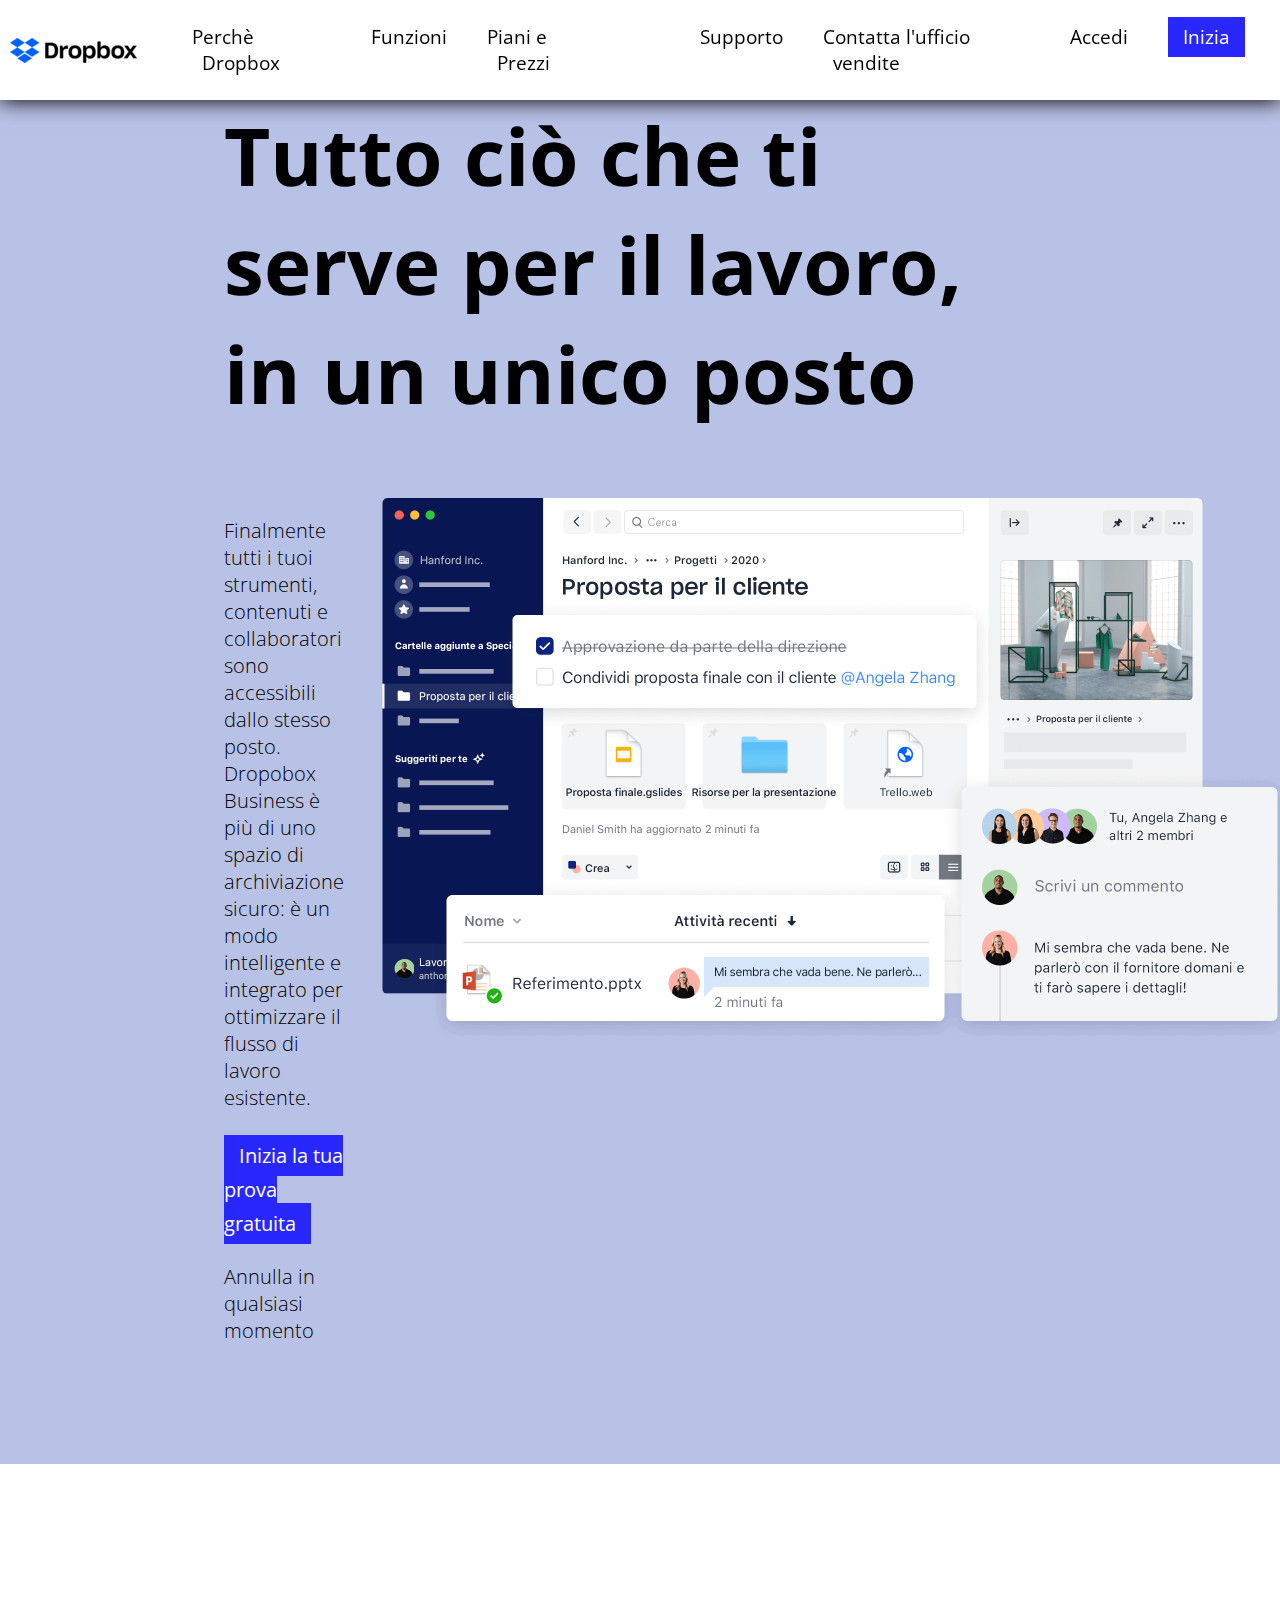
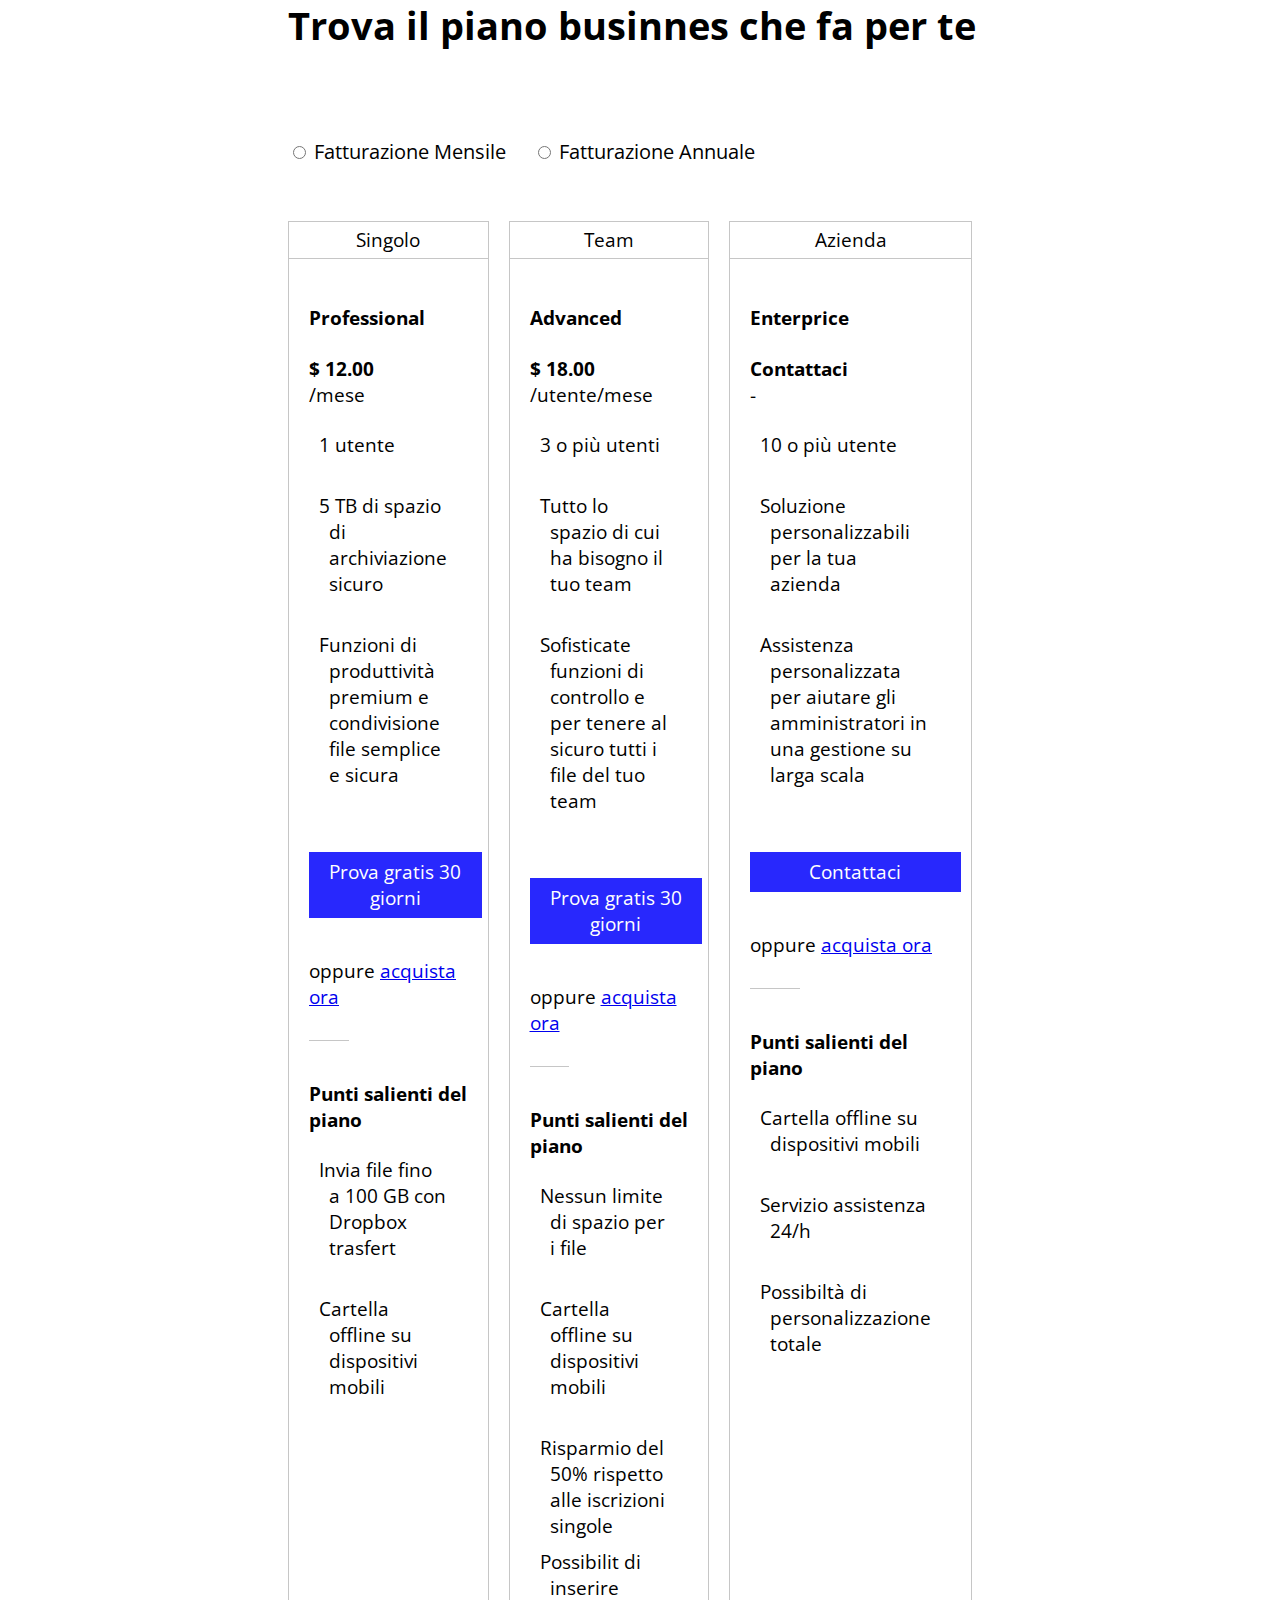
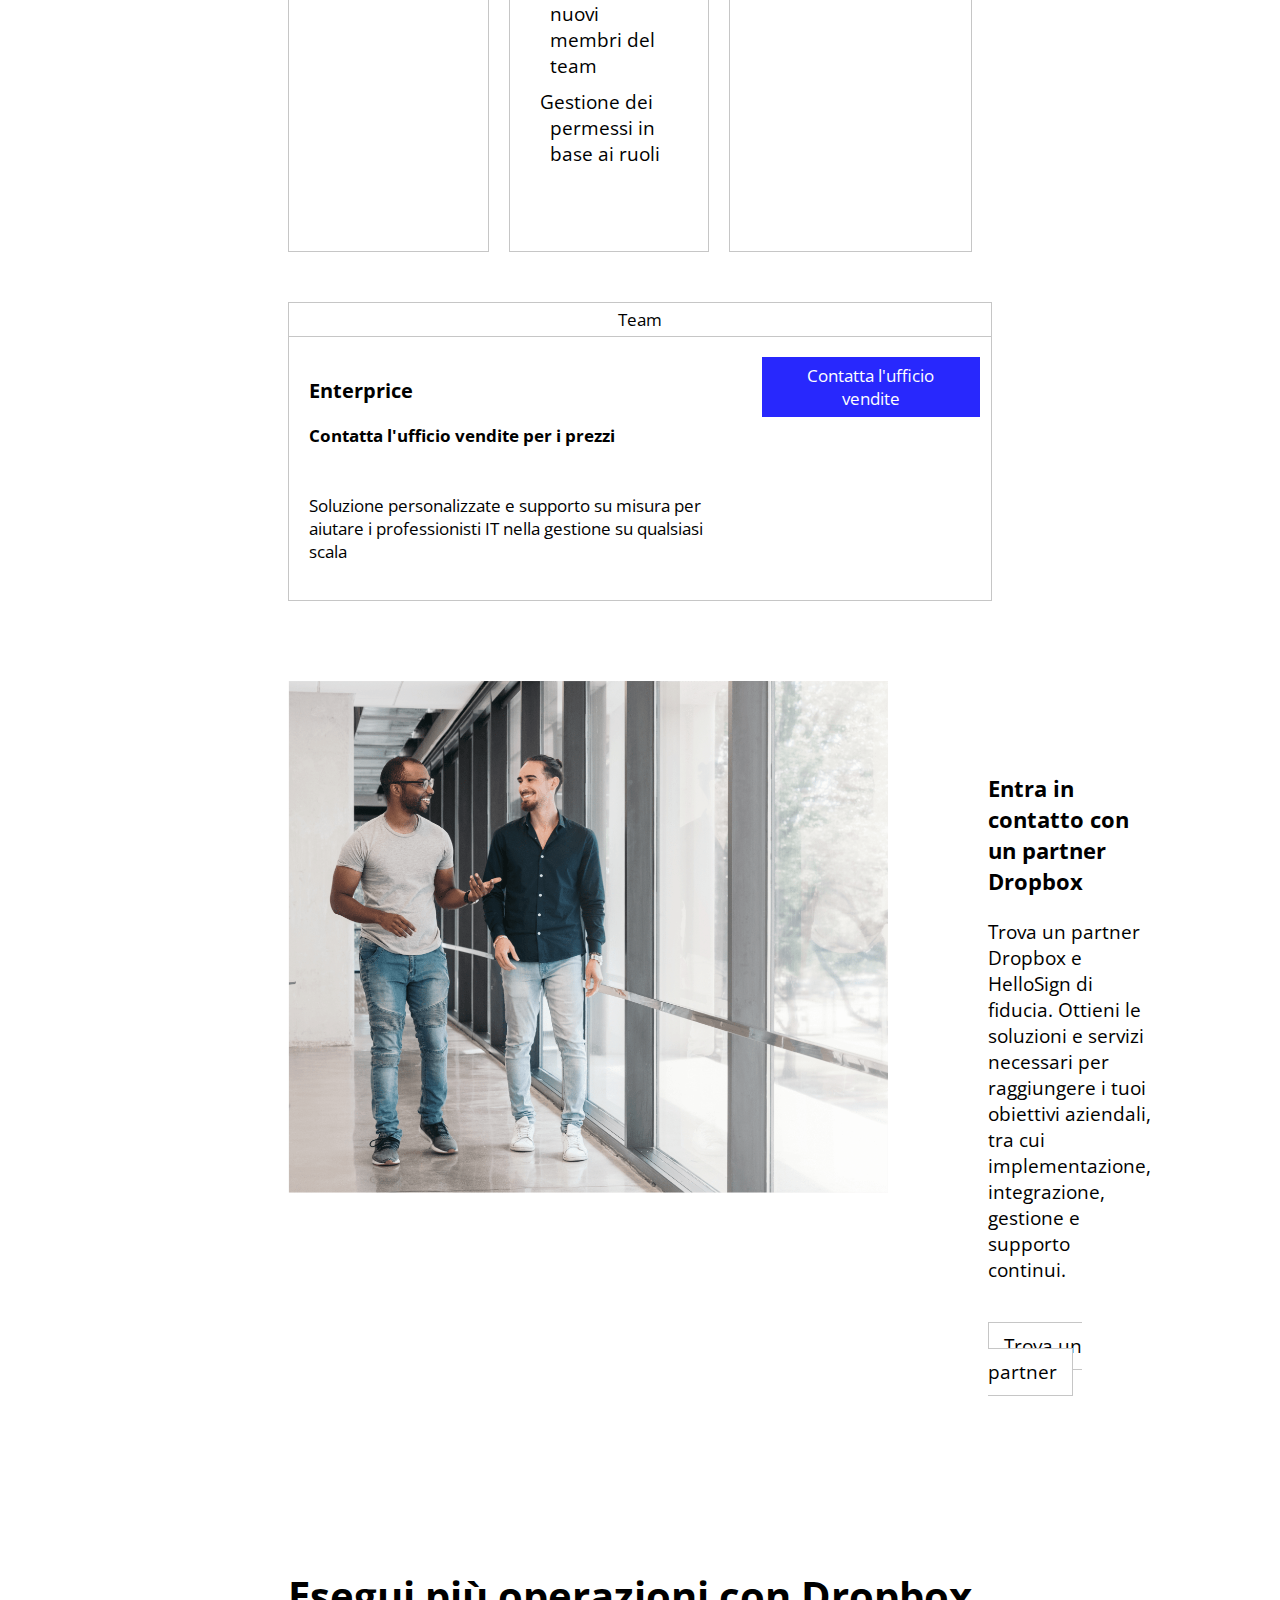
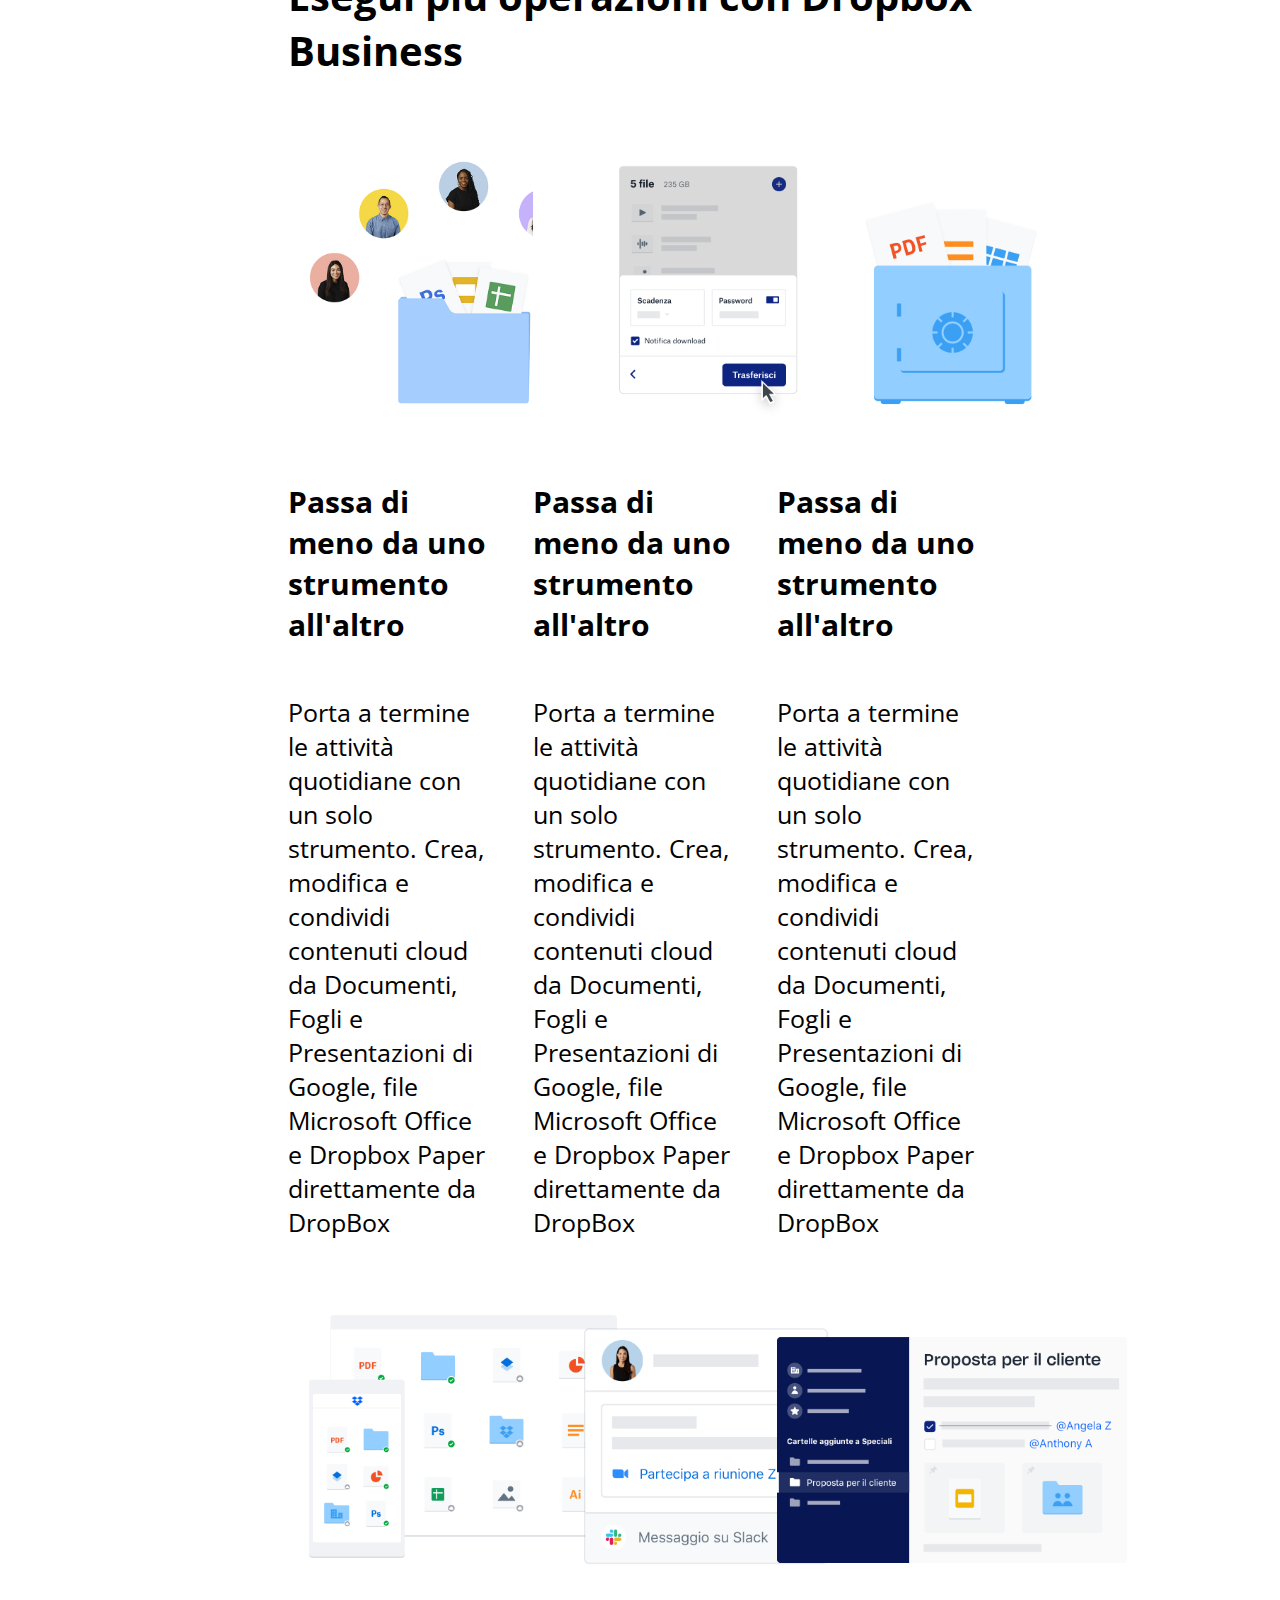
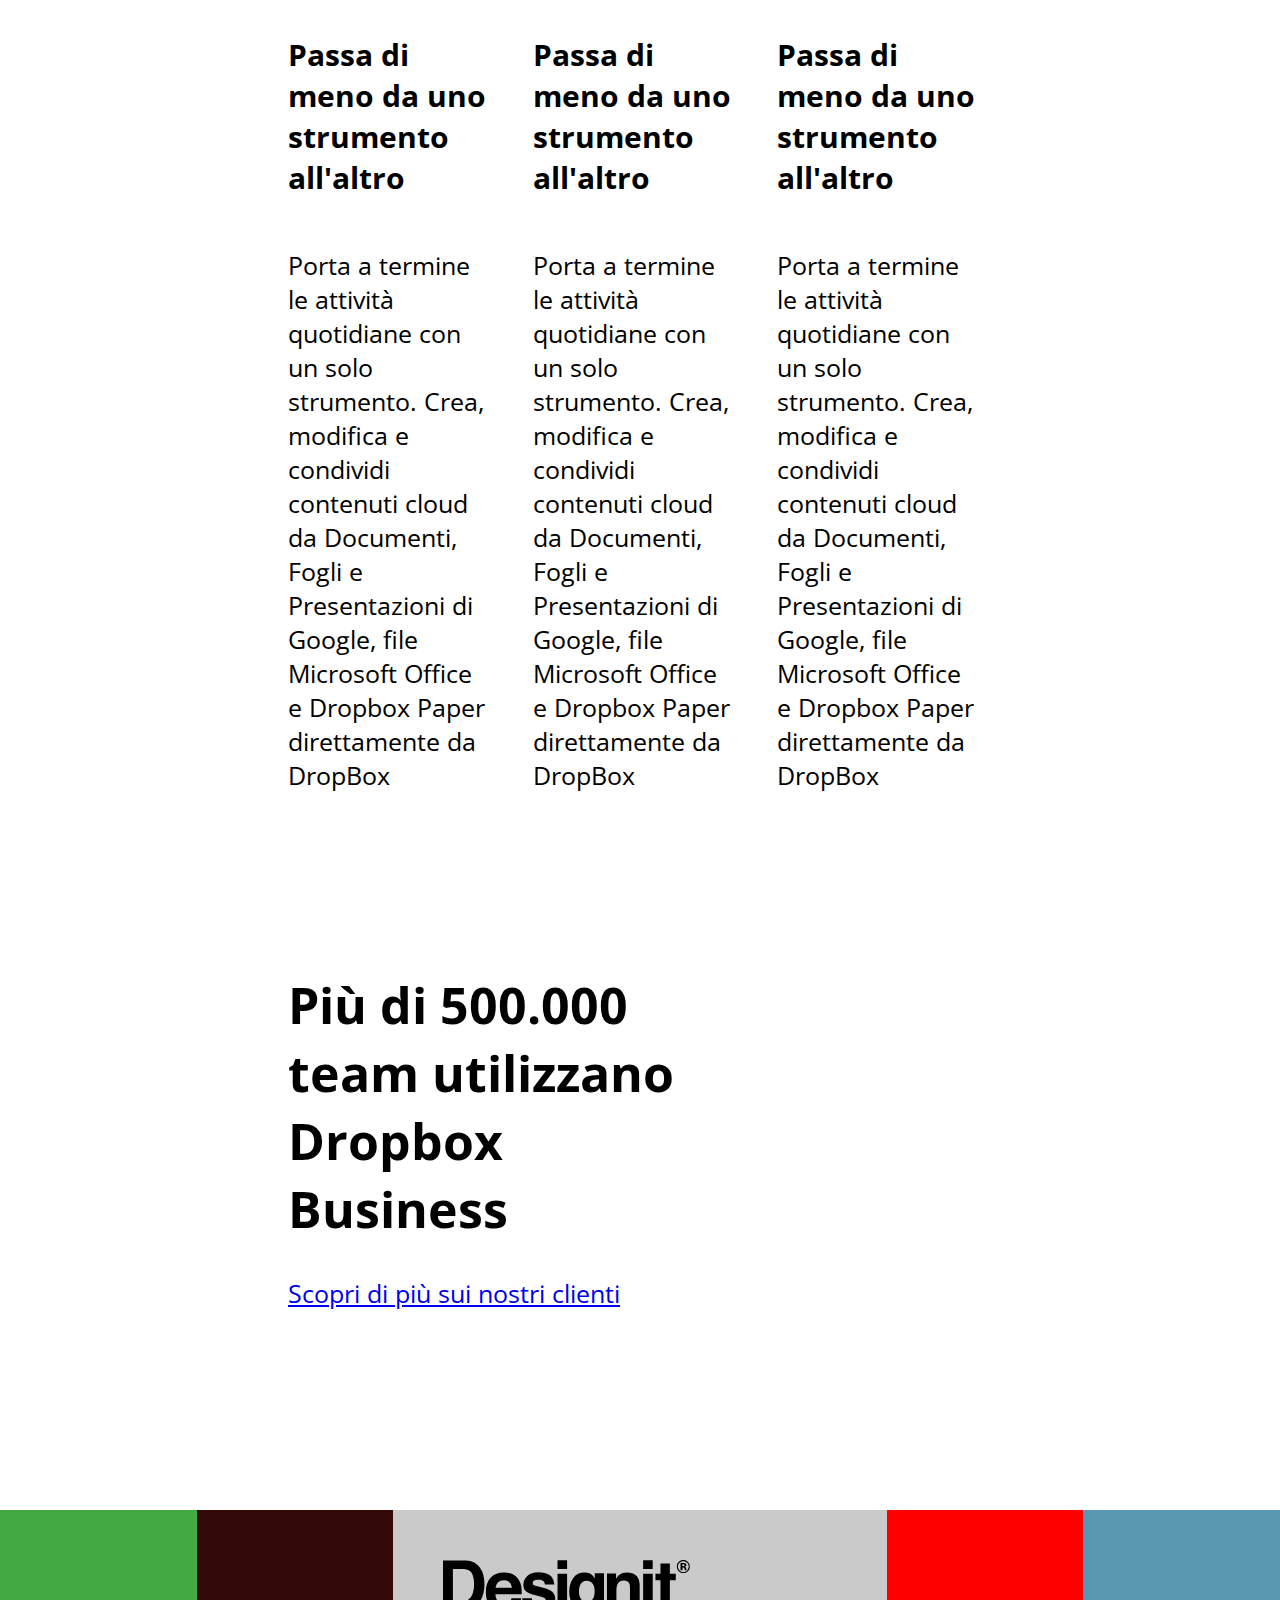
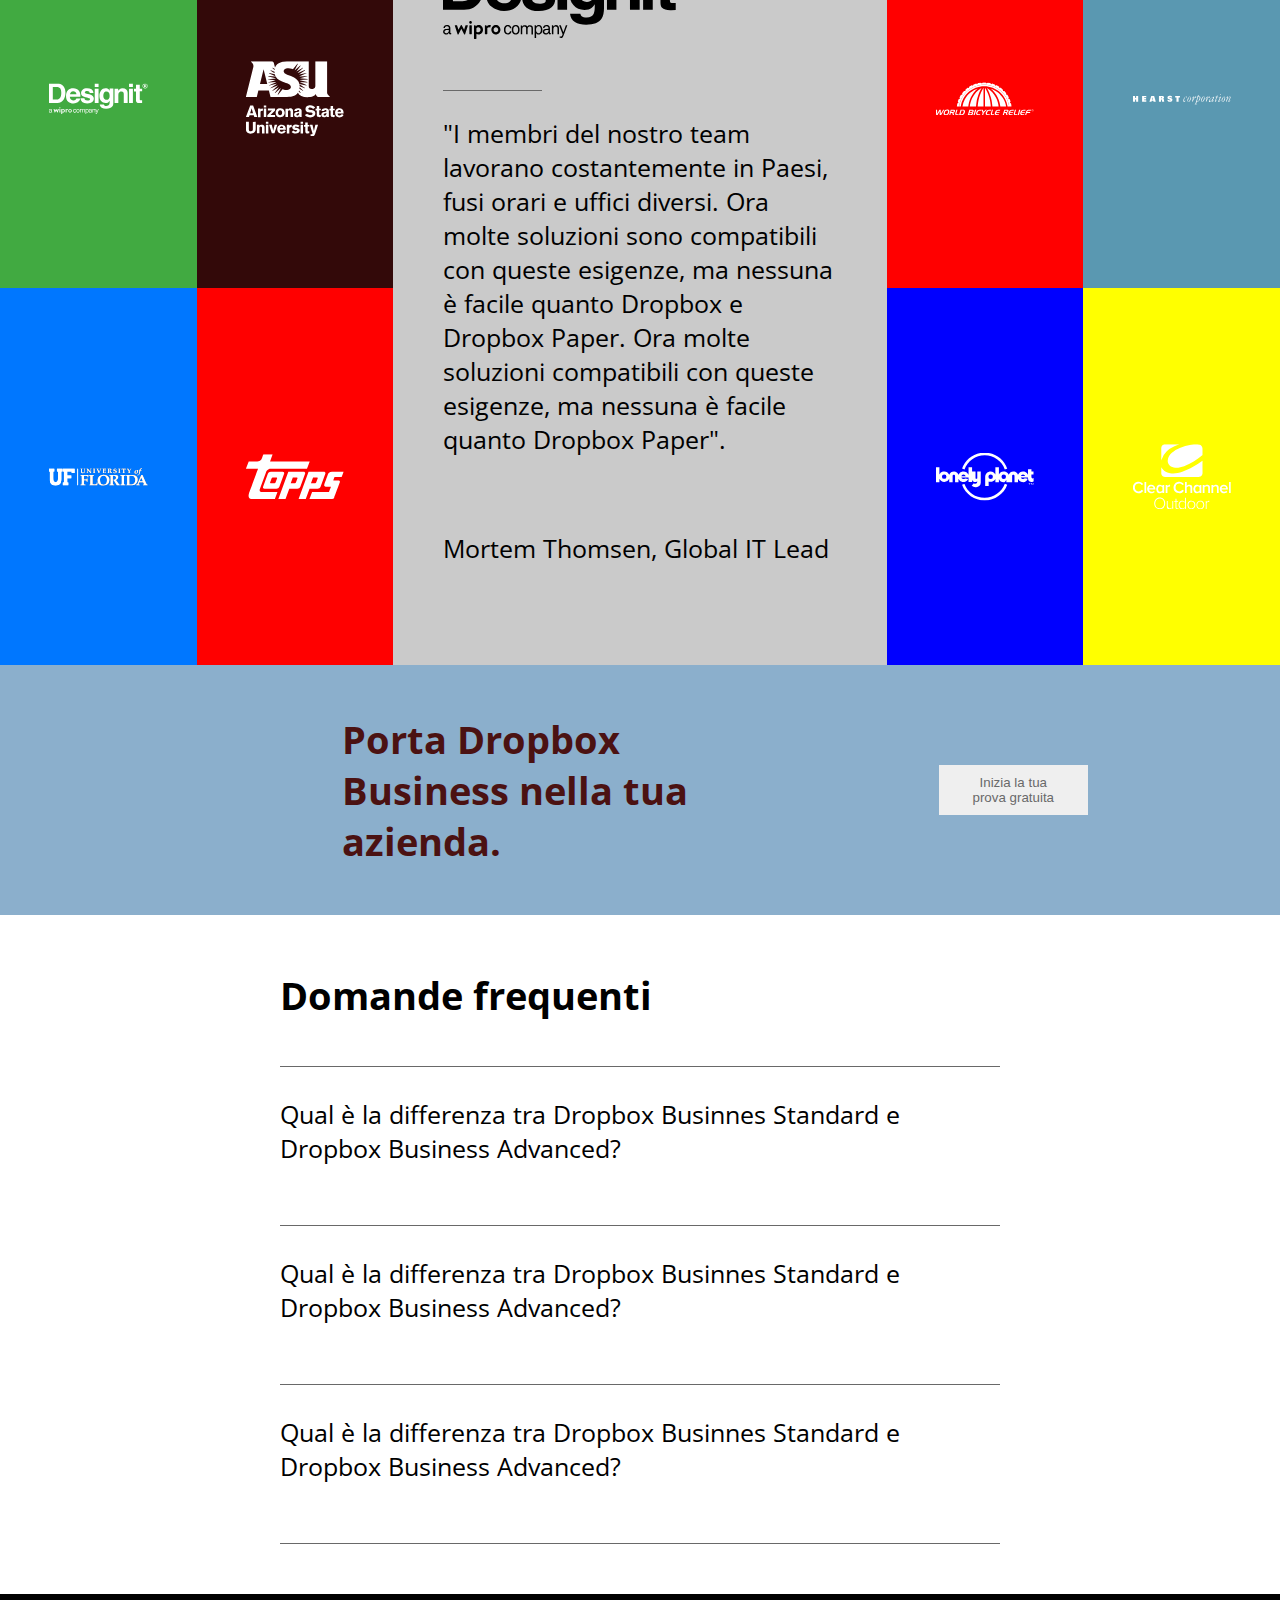
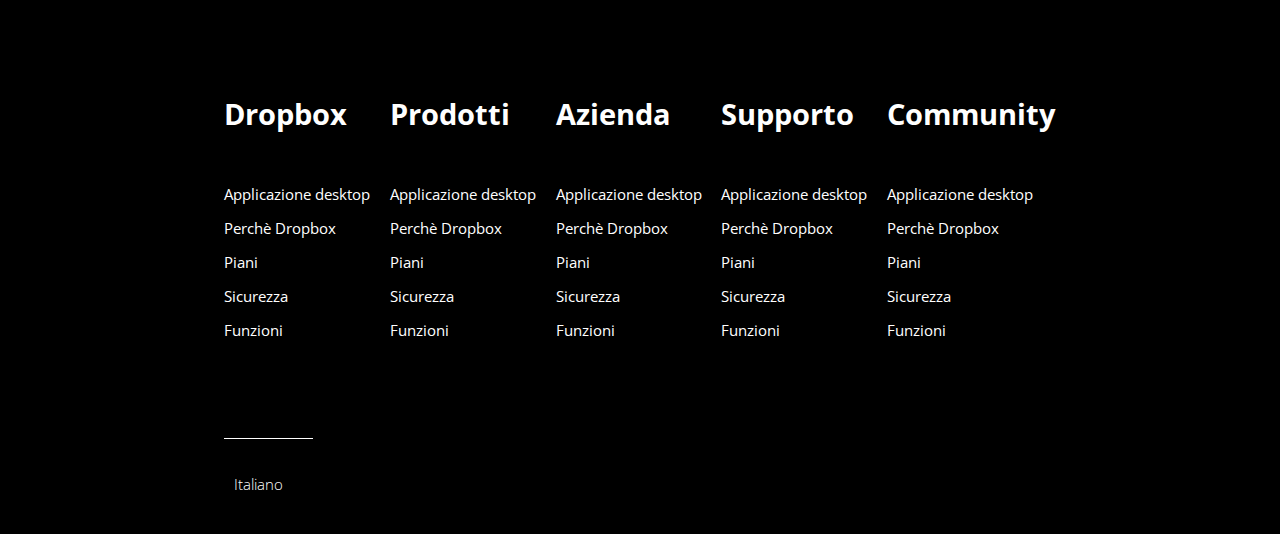
<file: index.html>
<!DOCTYPE html>
<html lang="en">

<head>
    <meta charset="UTF-8">
    <meta name="viewport" content="width=device-width, initial-scale=1.0">
    <link rel="stylesheet" href="https://cdnjs.cloudflare.com/ajax/libs/font-awesome/6.4.2/css/all.min.css"
        integrity="sha512-z3gLpd7yknf1YoNbCzqRKc4qyor8gaKU1qmn+CShxbuBusANI9QpRohGBreCFkKxLhei6S9CQXFEbbKuqLg0DA=="
        crossorigin="anonymous" referrerpolicy="no-referrer" />
    <link rel="stylesheet" href="css/style.css">
    <title>DropBox</title>
</head>

<body>

    <!-- Header NavBar -->
    <header>

        <nav class="flex fixed">
            <div class="flex py-5 px-10">
                <div id="logo" class="flex align-c">
                    <img src="image/logo-small.png" alt="logo-drop-box">
                </div>
                <ul class="flex">
                    <li>Perchè Dropbox</li>
                    <li>Funzioni</li>
                    <li>Piani e Prezzi</li>
                </ul>
            </div>

            <div class="py-5 px-10">
                <ul class="flex">
                    <li>Supporto</li>
                    <li>Contatta l'ufficio vendite</li>
                    <li>Accedi</li>
                    <li><a href="#" class="button">Inizia</a></li>
                </ul>
            </div>

        </nav>
    </header>

    <!-- Jumbotron -->
    <section class="jumbotron">
        <div class="container-jumbo">
            <h1 class="main-text">Tutto ciò che ti serve per il lavoro, in un unico posto</h1>
            <div class="flex">
                <div>
                    <div class="text-jumbo py-5">Finalmente tutti i tuoi strumenti, contenuti e collaboratori sono
                        accessibili dallo stesso posto. Dropobox Business è più di uno spazio di archiviazione
                        sicuro: è un modo intelligente e integrato per ottimizzare il flusso di lavoro esistente.
                    </div>
                    <div class="button-jumbo py-5"><a href="#" class="button">Inizia la tua prova gratuita</a></div>
                    <div class="text-jumbo py-5">Annulla in qualsiasi momento</div>
                    <div id="arrow-down">
                        <i class="fa-solid fa-arrow-down"></i>
                    </div>
                </div>
                <div class="img-jumbo">
                    <img src="image/jumbo.png" alt="">
                </div>
            </div>
        </div>
    </section>


    <!-- Main Section -->
    <main>
        <!-- Intestazione Businnes Main -->
        <section class="title py-5">
            <h2>Trova il piano businnes che fa per te</h2>
            <div class="py-15">
                <span><input type="radio" name="html" /> Fatturazione Mensile</span>
                <span><input type="radio" name="css" /> Fatturazione Annuale</span>
            </div>
        </section>

        <!-- Abbonamenti Section -->
        <section class="abbonamenti">
            <div class="flex">
                <!-- Table Abbonameti -->
                <div class="flex-item">
                    <div class="user"><i class="fa-solid fa-user"></i> Singolo</div>
                    <div class="p-15">
                        <div>
                            <h4>Professional</h4>
                        </div>
                        <div class="price">
                            <div><b>$ 12.00</b></div>
                            <div>/mese</div>
                        </div>
                        <ul class="text-left">
                            <li><i class="fa-solid fa-user"></i> 1 utente</li>
                            <li>
                                <i class="fa-solid fa-folder"></i>
                                5 TB di spazio di archiviazione sicuro
                            </li>
                            <li><i class="fa-solid fa-share-nodes"></i> Funzioni di produttività premium e condivisione
                                file semplice e sicura</li>
                        </ul>
                        <div><a href="#" class="button btn-main">Prova gratis 30 giorni</a></div>
                        <div class="buy">oppure <a href="#">acquista ora</a></div>
                        <div class="divide"></div>
                        <div class="hightlight">
                            <div><b>Punti salienti del piano</b></div>
                            <ul class="text-left">
                                <li><i class="fa-sharp fa-solid fa-check" style="color: #005eff;"></i>Invia file fino a
                                    100 GB con Dropbox trasfert</li>
                                <li><i class="fa-sharp fa-solid fa-check" style="color: #005eff;"></i>Cartella offline
                                    su dispositivi mobili</li>
                            </ul>
                        </div>
                    </div>
                </div>

                <!-- Table Abbonamenti -->
                <div class="flex-item">
                    <div class="user"><i class="fa-solid fa-users"></i> Team</div>
                    <div class="p-15">
                        <div>
                            <h4>Advanced</h4>
                        </div>
                        <div class="price">
                            <div><b>$ 18.00</b></div>
                            <div>/utente/mese</div>
                        </div>
                        <ul class="text-left">
                            <li><i class="fa-solid fa-users"></i> 3 o più utenti</li>
                            <li><i class="fa-solid fa-folder"></i> Tutto lo spazio di cui ha bisogno il tuo team</li>
                            <li><i class="fa-solid fa-share-nodes"></i> Sofisticate funzioni di controllo e per tenere
                                al sicuro tutti i file del tuo team</li>
                        </ul>
                        <div><a href="#" class="button btn-main">Prova gratis 30 giorni</a></div>
                        <div class="buy">oppure <a href="#">acquista ora</a></div>
                        <div class="divide"></div>
                        <div class="hightlight">
                            <div><b>Punti salienti del piano</b></div>
                            <ul class="text-left">
                                <li><i class="fa-sharp fa-solid fa-check" style="color: #005eff;"></i>Nessun limite di
                                    spazio per i file</li>
                                <li><i class="fa-sharp fa-solid fa-check" style="color: #005eff;"></i>Cartella offline
                                    su dispositivi mobili</li>
                                <li><i class="fa-sharp fa-solid fa-check" style="color: #005eff;"></i>Risparmio del 50%
                                    rispetto alle iscrizioni singole</li>
                                <li><i class="fa-sharp fa-solid fa-check" style="color: #005eff;"></i>Possibilit di
                                    inserire nuovi membri del team</li>
                                <li><i class="fa-sharp fa-solid fa-check" style="color: #005eff;"></i>Gestione dei
                                    permessi in base ai ruoli</li>
                            </ul>
                        </div>
                    </div>
                </div>

                <!-- Table Abbonamenti -->
                <div class="flex-item">
                    <div class="user"><i class="fa-solid fa-building"></i> Azienda</div>
                    <div class="p-15">
                        <div>
                            <h4>Enterprice</h4>
                        </div>
                        <div class="price">
                            <div><b>Contattaci</b></div>
                            <div>-</div>
                        </div>
                        <ul class="text-left">
                            <li><i class="fa-solid fa-user"></i> 10 o più utente</li>
                            <li><i class="fa-solid fa-folder"></i> Soluzione personalizzabili per la tua azienda</li>
                            <li><i class="fa-solid fa-share-nodes"></i> Assistenza personalizzata per aiutare gli
                                amministratori in una gestione su larga scala</li>
                        </ul>
                        <div><a href="#" class="button btn-main">Contattaci</a></div>
                        <div class="buy">oppure <a href="#">acquista ora</a></div>
                        <div class="divide"></div>
                        <div class="hightlight">
                            <div><b>Punti salienti del piano</b></div>
                            <ul class="text-left">
                                <li><i class="fa-sharp fa-solid fa-check" style="color: #005eff;"></i>Cartella offline
                                    su dispositivi mobili</li>
                                <li><i class="fa-sharp fa-solid fa-check" style="color: #005eff;"></i>Servizio
                                    assistenza 24/h</li>
                                <li><i class="fa-sharp fa-solid fa-check" style="color: #005eff;"></i>Possibiltà di
                                    personalizzazione totale</li>
                            </ul>
                        </div>
                    </div>
                </div>
            </div>

            <div class="team-contact">
                <div class="user"><i class="fa-solid fa-building"></i> Team</div>
                <div class="flex">
                    <div class="text-team p-15">
                        <div>
                            <h3>Enterprice</h3>
                        </div>
                        <div><b>Contatta l'ufficio vendite per i prezzi</b></div>
                        <p>Soluzione personalizzate e supporto su misura per aiutare i professionisti IT nella
                            gestione su qualsiasi scala</p>
                    </div>
                    <div class="team-btn p-15">
                        <div><a href="#" class="button btn-main">Contatta l'ufficio vendite</a></div>
                    </div>
                </div>
            </div>

        </section>

        <!-- Partner Section -->
        <section class="flex">
            <div class="partner">
                <div><img src="image/partner.png" alt=""></div>
            </div>
            <div class="text-partner">
                <div>
                    <h3>Entra in contatto con un partner Dropbox</h3>
                </div>
                <p>Trova un partner Dropbox e HelloSign di fiducia. Ottieni le soluzioni e servizi necessari per
                    raggiungere i tuoi obiettivi aziendali, tra cui implementazione, integrazione, gestione e supporto
                    continui.</p>
                <div class="btn-partner"><a href="#">Trova un partner</a></div>
            </div>
        </section>

        <!-- Features Section -->
        <section class="features">
            <h2>Esegui più operazioni con Dropbox Business</h2>
            <div class="flex  wrap justify">
                <div class="card">
                    <div><img src="image/business-feature-switching-tools.png" alt=""></div>
                    <h5>Passa di meno da uno strumento all'altro</h5>
                    <p>Porta a termine le attività quotidiane con un solo strumento. Crea, modifica e condividi
                        contenuti cloud da Documenti, Fogli e Presentazioni di Google, file Microsoft Office e Dropbox
                        Paper direttamente da DropBox</p>
                </div>

                <div class="card">
                    <div><img src="image/business-feature-send-files-it.png" alt=""></div>
                    <h5>Passa di meno da uno strumento all'altro</h5>
                    <p>Porta a termine le attività quotidiane con un solo strumento. Crea, modifica e condividi
                        contenuti cloud da Documenti, Fogli e Presentazioni di Google, file Microsoft Office e Dropbox
                        Paper direttamente da DropBox</p>
                </div>

                <div class="card">
                    <div><img src="image/business-feature-security.png" alt=""></div>
                    <h5>Passa di meno da uno strumento all'altro</h5>
                    <p>Porta a termine le attività quotidiane con un solo strumento. Crea, modifica e condividi
                        contenuti cloud da Documenti, Fogli e Presentazioni di Google, file Microsoft Office e Dropbox
                        Paper direttamente da DropBox</p>
                </div>

                <div class="card">
                    <div><img src="image/business-feature-multi-device.png" alt=""></div>
                    <h5>Passa di meno da uno strumento all'altro</h5>
                    <p>Porta a termine le attività quotidiane con un solo strumento. Crea, modifica e condividi
                        contenuti cloud da Documenti, Fogli e Presentazioni di Google, file Microsoft Office e Dropbox
                        Paper direttamente da DropBox</p>
                </div>

                <div class="card">
                    <div><img src="image/business-feature-integrations-it.png" alt=""></div>
                    <h5>Passa di meno da uno strumento all'altro</h5>
                    <p>Porta a termine le attività quotidiane con un solo strumento. Crea, modifica e condividi
                        contenuti cloud da Documenti, Fogli e Presentazioni di Google, file Microsoft Office e Dropbox
                        Paper direttamente da DropBox</p>
                </div>

                <div class="card">
                    <div><img src="image/business-feature-coordinate-it.png" alt=""></div>
                    <h5>Passa di meno da uno strumento all'altro</h5>
                    <p>Porta a termine le attività quotidiane con un solo strumento. Crea, modifica e condividi
                        contenuti cloud da Documenti, Fogli e Presentazioni di Google, file Microsoft Office e Dropbox
                        Paper direttamente da DropBox</p>
                </div>
            </div>
        </section>

        <!-- End Main Section -->
        <section class="end-main">
            <h1>Più di 500.000 team utilizzano Dropbox Business</h1>
            <a href="#">Scopri di più sui nostri clienti</a>
        </section>
    </main>

    <!-- Customer Section -->
    <section class="customers">
        <!-- Box Customers -->
        <div class="box-customers">
            <div class="azienda designit">
                <img class="img-customer" src="image/designit.svg" alt="designit">
            </div>
            <div class="azienda arizona">
                <img class="img-customer" src="image/arizona_state_university.svg" alt="arizona">
            </div>
            <div class="azienda florida">
                <img class="img-customer" src="image/university_of_florida.svg" alt="designit">
            </div>
            <div class="azienda topps">
                <img class="img-customer" src="image/topps.svg" alt="designit">
            </div>

        </div>

        <!-- Box Preview-Customer -->
        <div class="box-customers p-50">
            <div>
                <img class="customer-preview" src="image/designit.svg" alt="designit">
            </div>

            <div>
                <div class="divide bord-bott-dark py-15"></div>
                <p>
                    "I membri del nostro team lavorano costantemente in Paesi, fusi orari e uffici diversi. Ora molte
                    soluzioni sono compatibili con queste esigenze, ma nessuna è facile quanto Dropbox e Dropbox Paper.
                    Ora molte soluzioni compatibili con queste esigenze, ma nessuna è facile quanto Dropbox Paper".
                </p>

                <div class="py-15">Mortem Thomsen, Global IT Lead</div>
            </div>


        </div>

        <!-- Box Customers -->
        <div class="box-customers">
            <div class="azienda bicycle">
                <img class="img-customer" src="image/world_bicycle_relief.svg" alt="designit">
            </div>
            <div class="azienda hearst">
                <img class="img-customer" src="image/hearst_corp.svg" alt="arizona">
            </div>
            <div class="azienda lonely">
                <img class="img-customer" src="image/lonely_planet.svg" alt="designit">
            </div>
            <div class="azienda clear">
                <img class="img-customer" src="image/clear_channel.svg" alt="designit">
            </div>
        </div>
    </section>

    <!-- Banner Aziende Section -->
    <section class="banner-customers">
        <div class="flex justify-center">
            <div>
                <h2>Porta Dropbox Business nella tua azienda.</h2>
            </div>
            <div><button>Inizia la tua prova gratuita</button></div>

        </div>
    </section>


    <!-- Pre-Footer with Answers -->
    <section class="pre-footer width-all py-15">
        <div>
            <h2 class="width-all py-5">Domande frequenti</h2>
        </div>
        <div class="divide bord-bott-dark width-all py-5"></div>
        <div class="paragraph width-all">
            <p class="py-5">Qual è la differenza tra Dropbox Businnes Standard e Dropbox Business Advanced?<i class="fa-solid fa-chevron-down"></i></p>
        </div>
        <div class="divide bord-bott-dark width-all"></div>
        <div class="paragraph width-all">
            <p class="py-5">Qual è la differenza tra Dropbox Businnes Standard e Dropbox Business Advanced?<i class="fa-solid fa-chevron-down"></i></p>
        </div>
        <div class="divide bord-bott-dark width-all"></div>
        <div class="paragraph width-all">
            <p class="py-5">Qual è la differenza tra Dropbox Businnes Standard e Dropbox Business Advanced?<i class="fa-solid fa-chevron-down"></i></p>
        </div>
        <div class="divide bord-bott-dark width-all"></div>
    </section>

    <!-- Footer -->
    <footer>
        <div class="container-foot">
            <div class="foot-item">
                <h3>Dropbox</h3>
                <ul>
                    <li><a href="#">Applicazione desktop</a></li>
                    <li><a href="#">Perchè Dropbox</a></li>
                    <li><a href="#">Piani</a></li>
                    <li><a href="#">Sicurezza</a></li>
                    <li><a href="#">Funzioni</a></li>
                </ul>
            </div>

            <div class="foot-item">
                <h3>Prodotti</h3>
                <ul>
                    <li><a href="#">Applicazione desktop</a></li>
                    <li><a href="#">Perchè Dropbox</a></li>
                    <li><a href="#">Piani</a></li>
                    <li><a href="#">Sicurezza</a></li>
                    <li><a href="#">Funzioni</a></li>
                </ul>
            </div>

            <div class="foot-item">
                <h3>Azienda</h3>
                <ul>
                    <li><a href="#">Applicazione desktop</a></li>
                    <li><a href="#">Perchè Dropbox</a></li>
                    <li><a href="#">Piani</a></li>
                    <li><a href="#">Sicurezza</a></li>
                    <li><a href="#">Funzioni</a></li>
                </ul>
            </div>

            <div class="foot-item">
                <h3>Supporto</h3>
                <ul>
                    <li><a href="#">Applicazione desktop</a></li>
                    <li><a href="#">Perchè Dropbox</a></li>
                    <li><a href="#">Piani</a></li>
                    <li><a href="#">Sicurezza</a></li>
                    <li><a href="#">Funzioni</a></li>
                </ul>
            </div>

            <div class="foot-item">
                <h3>Community</h3>
                <ul>
                    <li><a href="#">Applicazione desktop</a></li>
                    <li><a href="#">Perchè Dropbox</a></li>
                    <li><a href="#">Piani</a></li>
                    <li><a href="#">Sicurezza</a></li>
                    <li><a href="#">Funzioni</a></li>
                </ul>
            </div>
            <div id="line-footer" class="divide white"></div>
            <div class="language">
                <i class="fa-solid fa-earth-americas"></i>
                <div>Italiano</div>
                <i class="fa-solid fa-sort-up"></i>
            </div>
        </div>

    </footer>

</body>

</html>
</file>
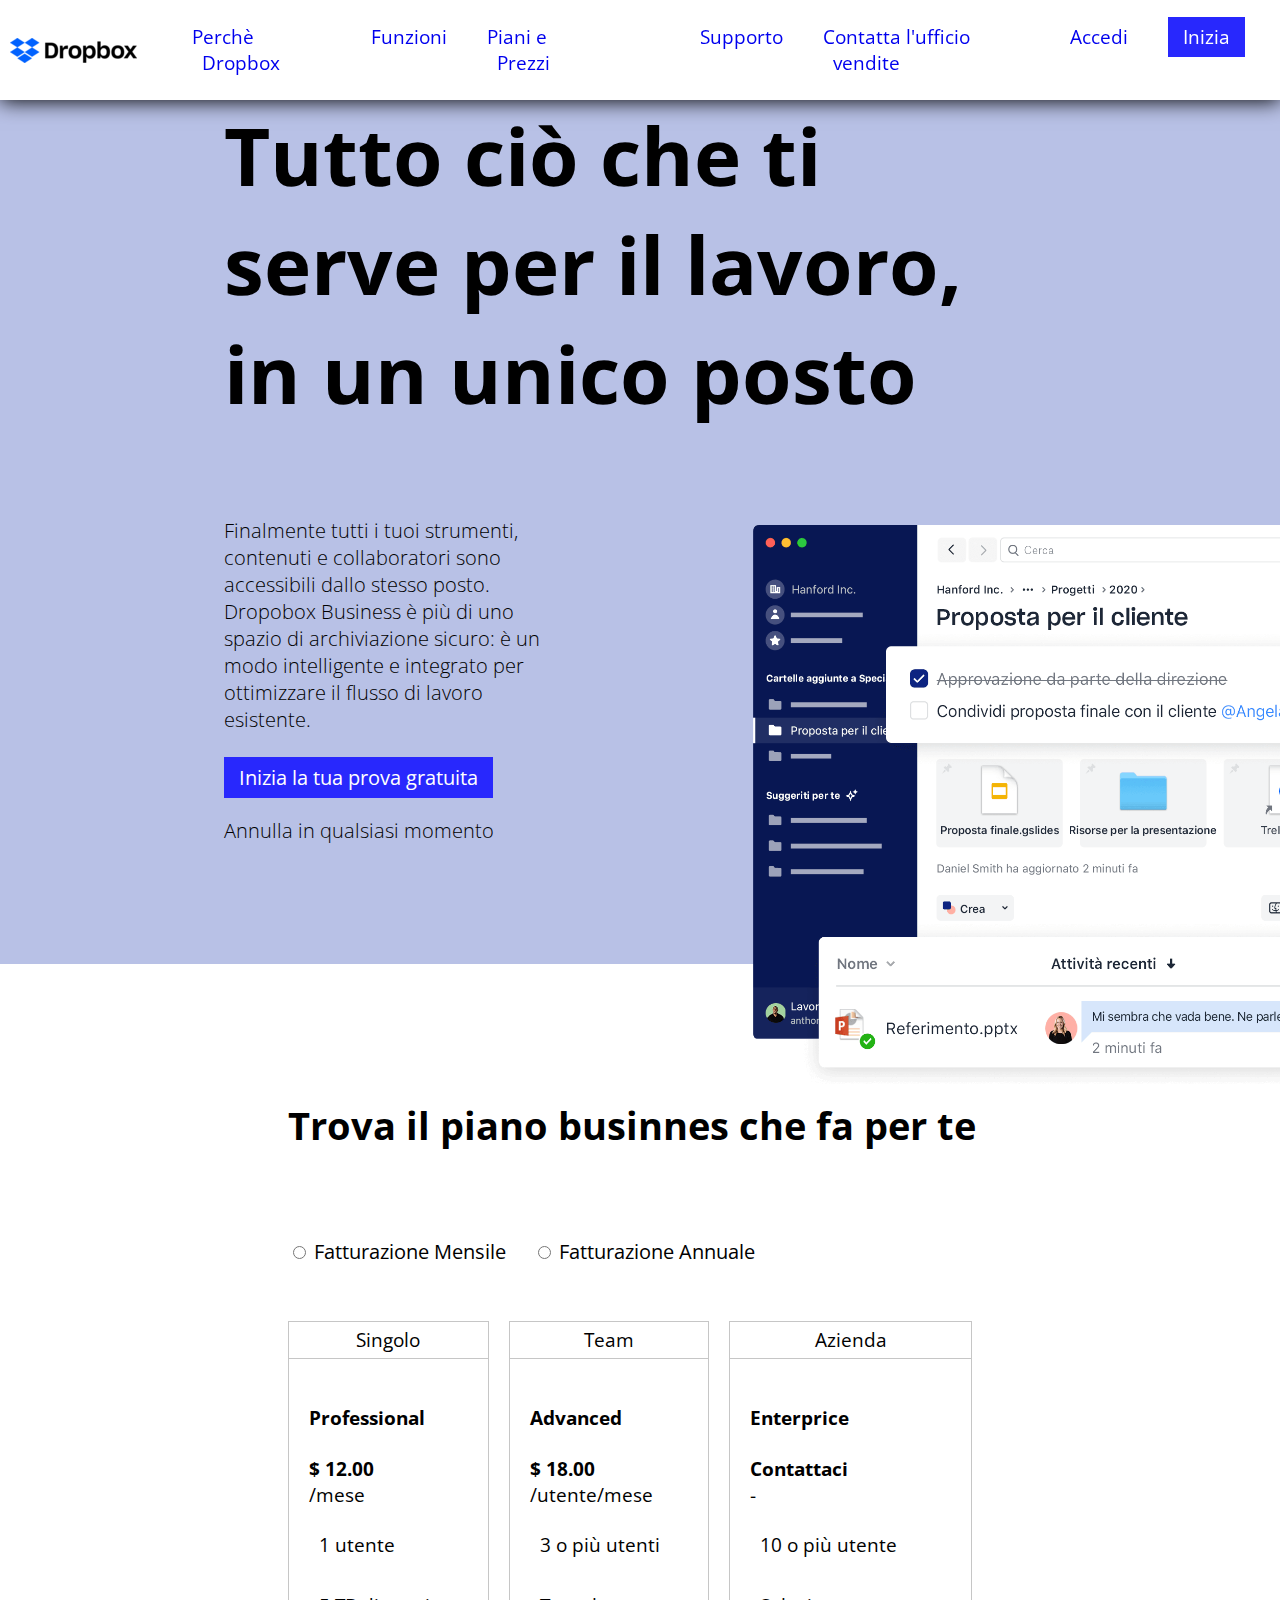
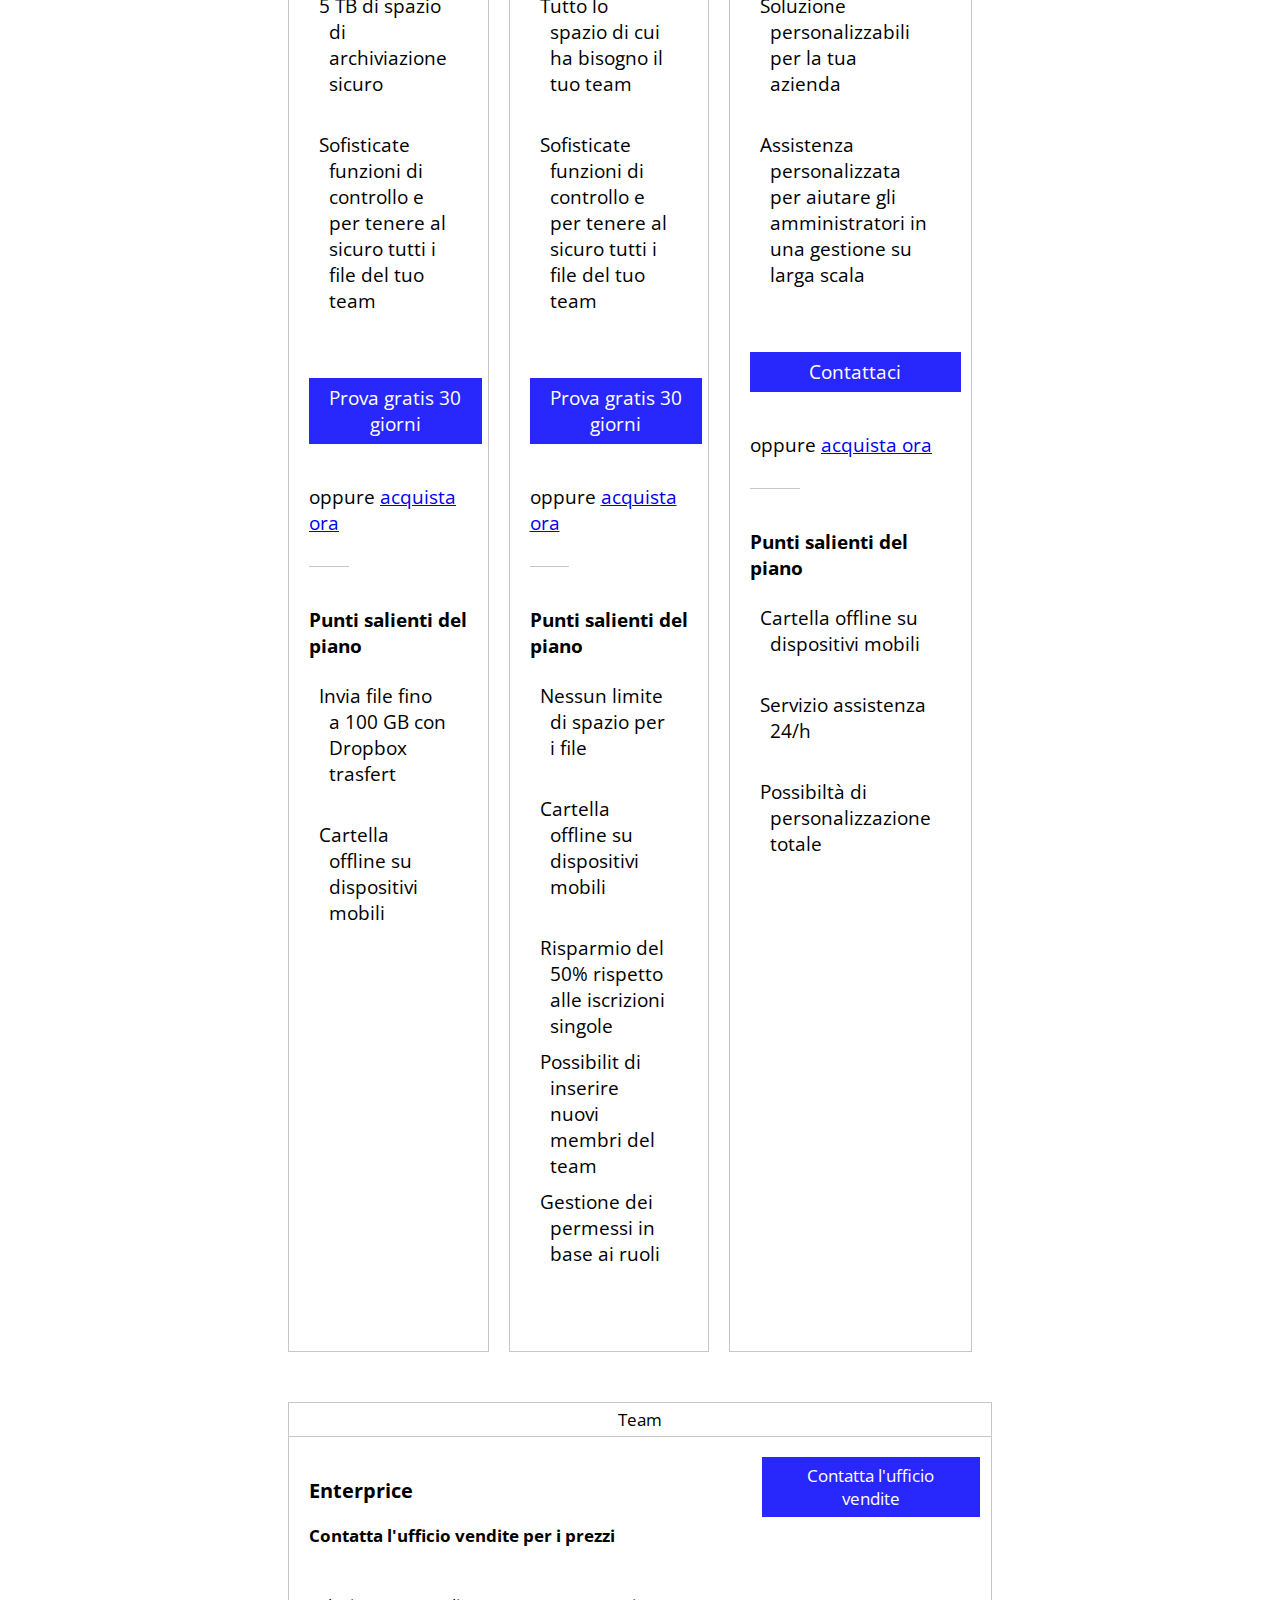
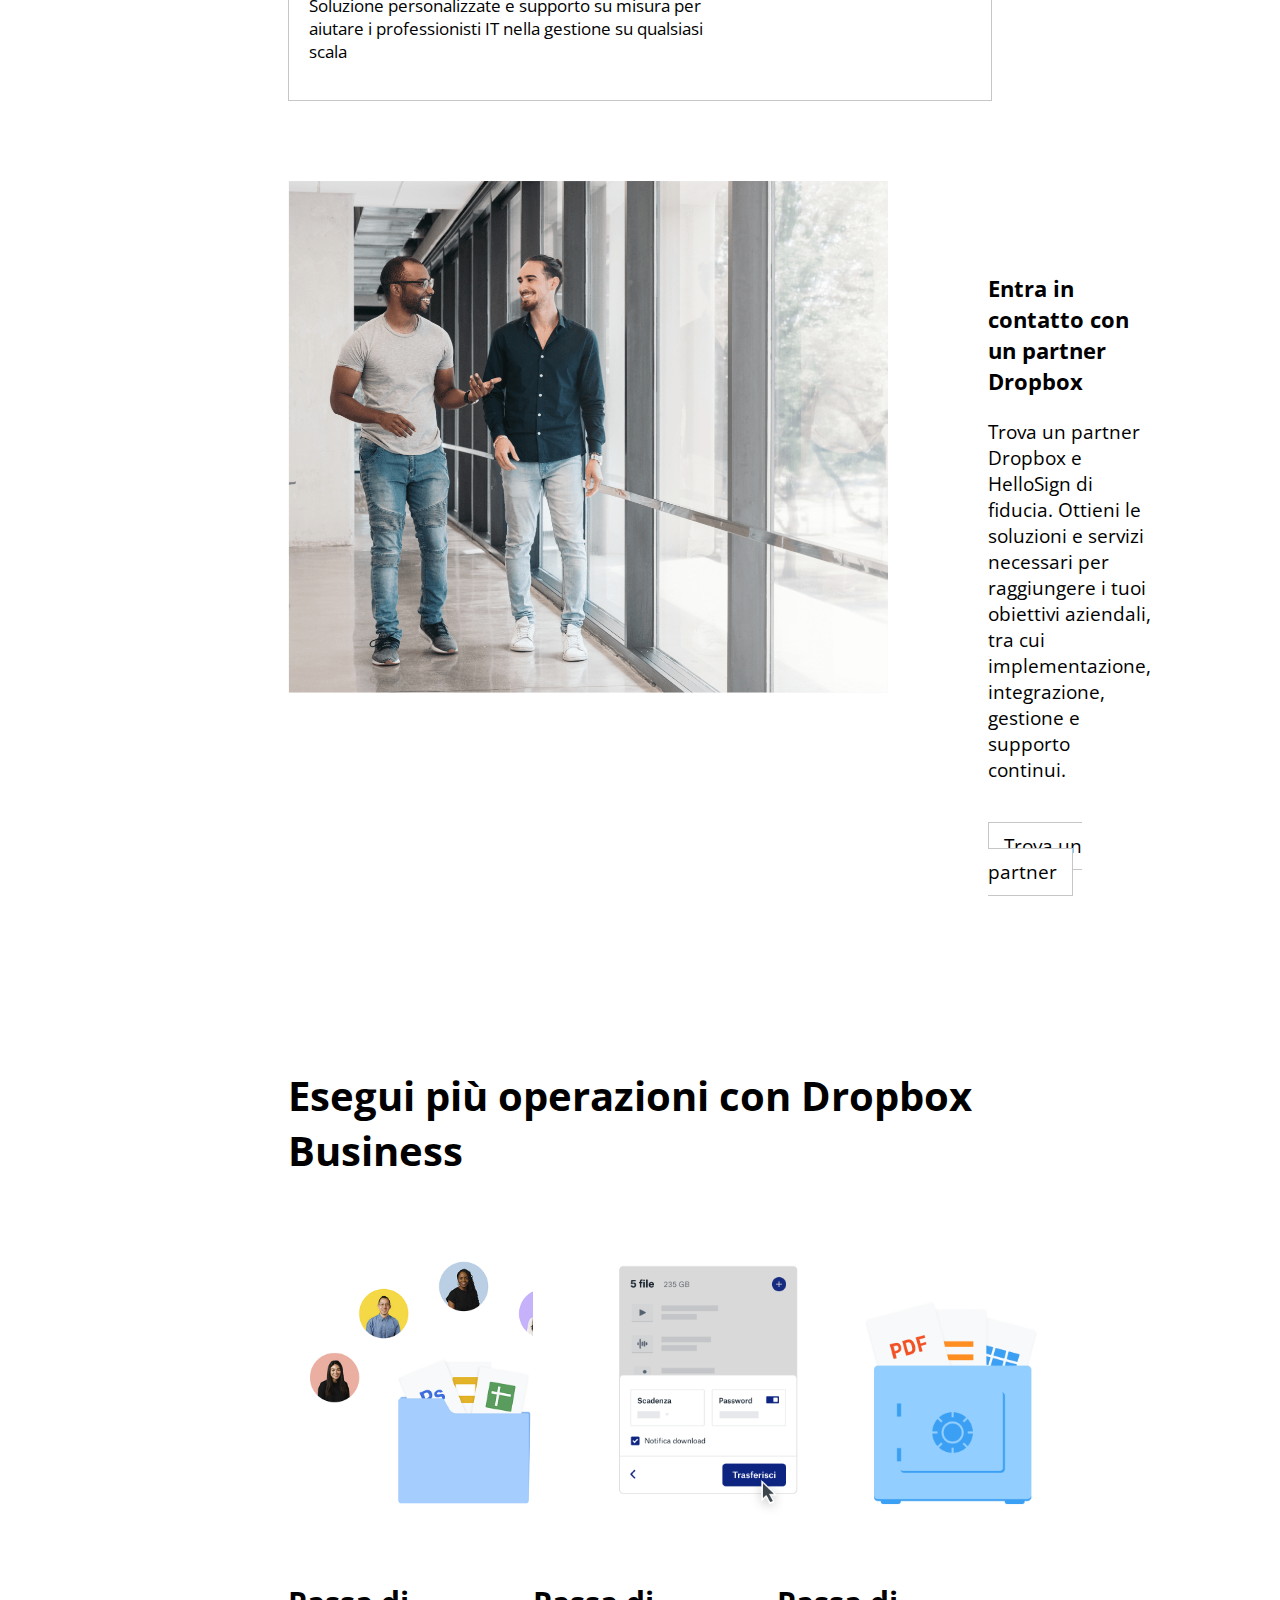
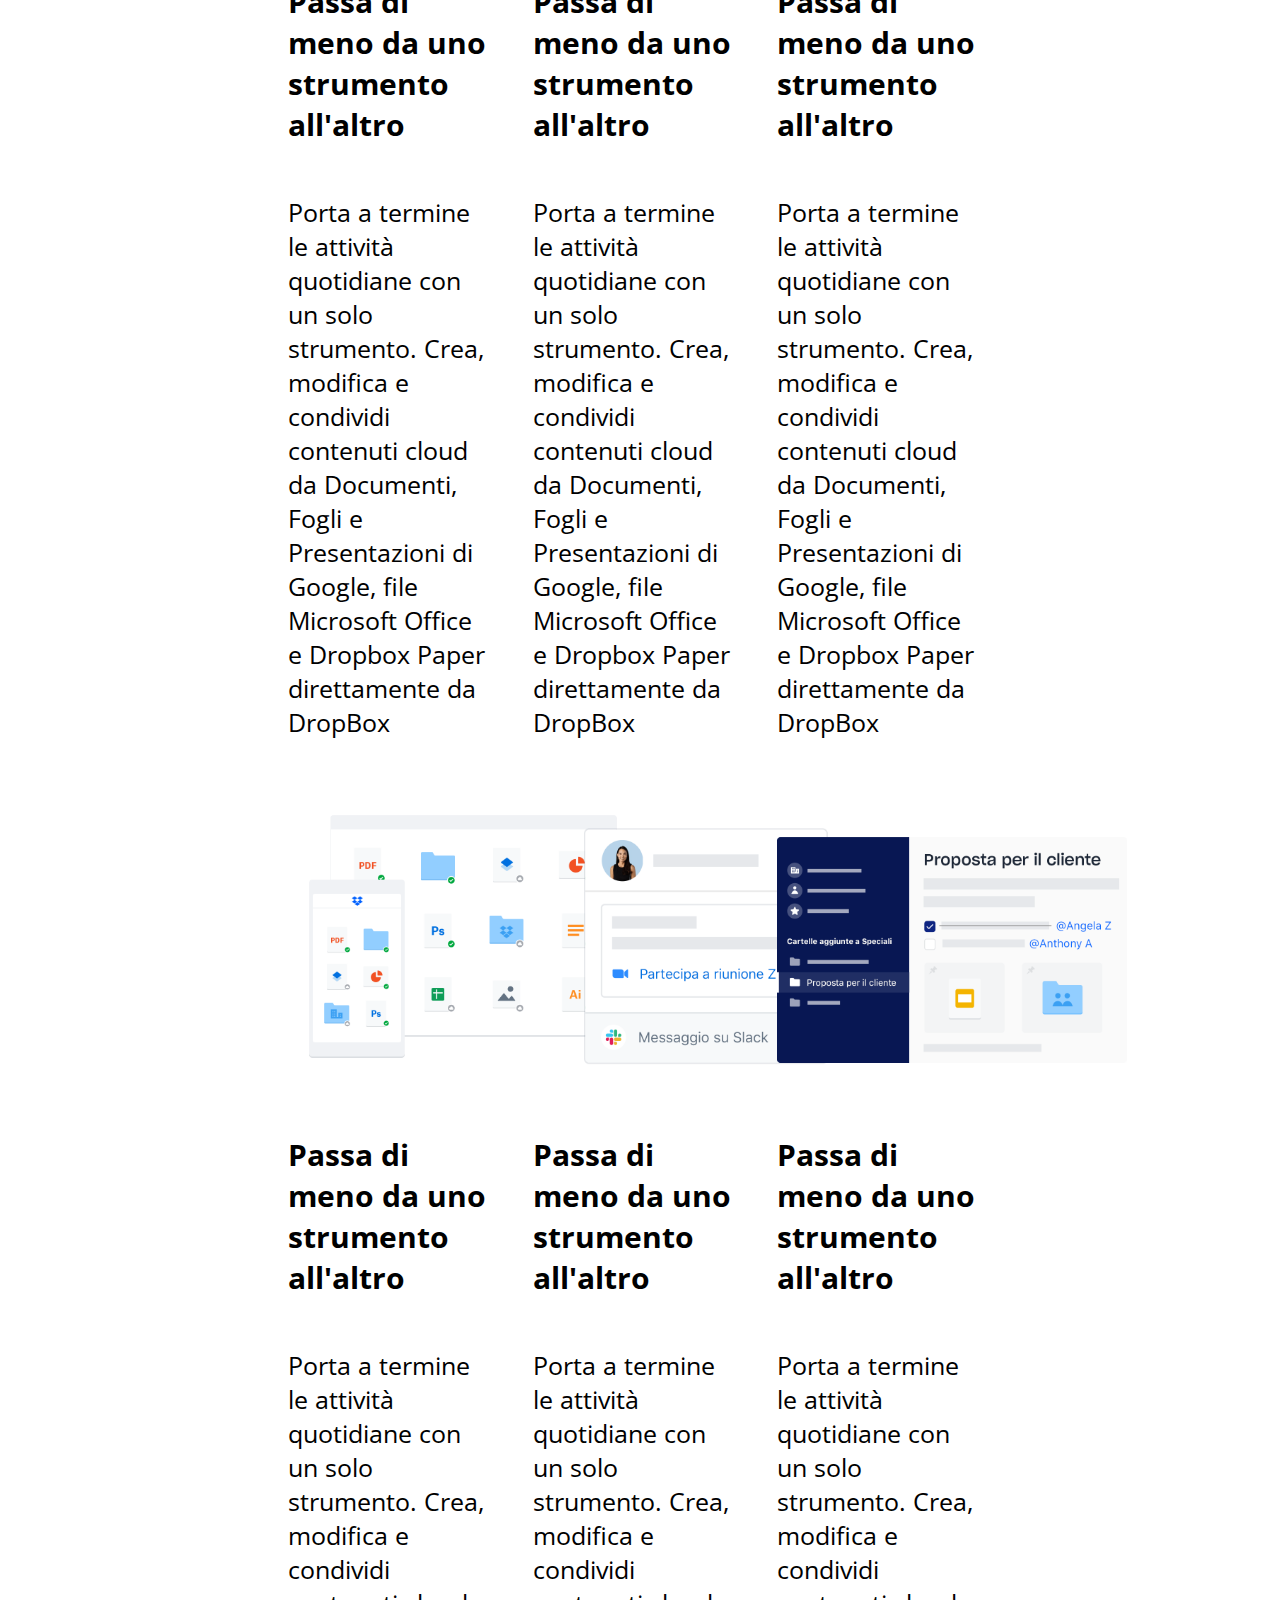
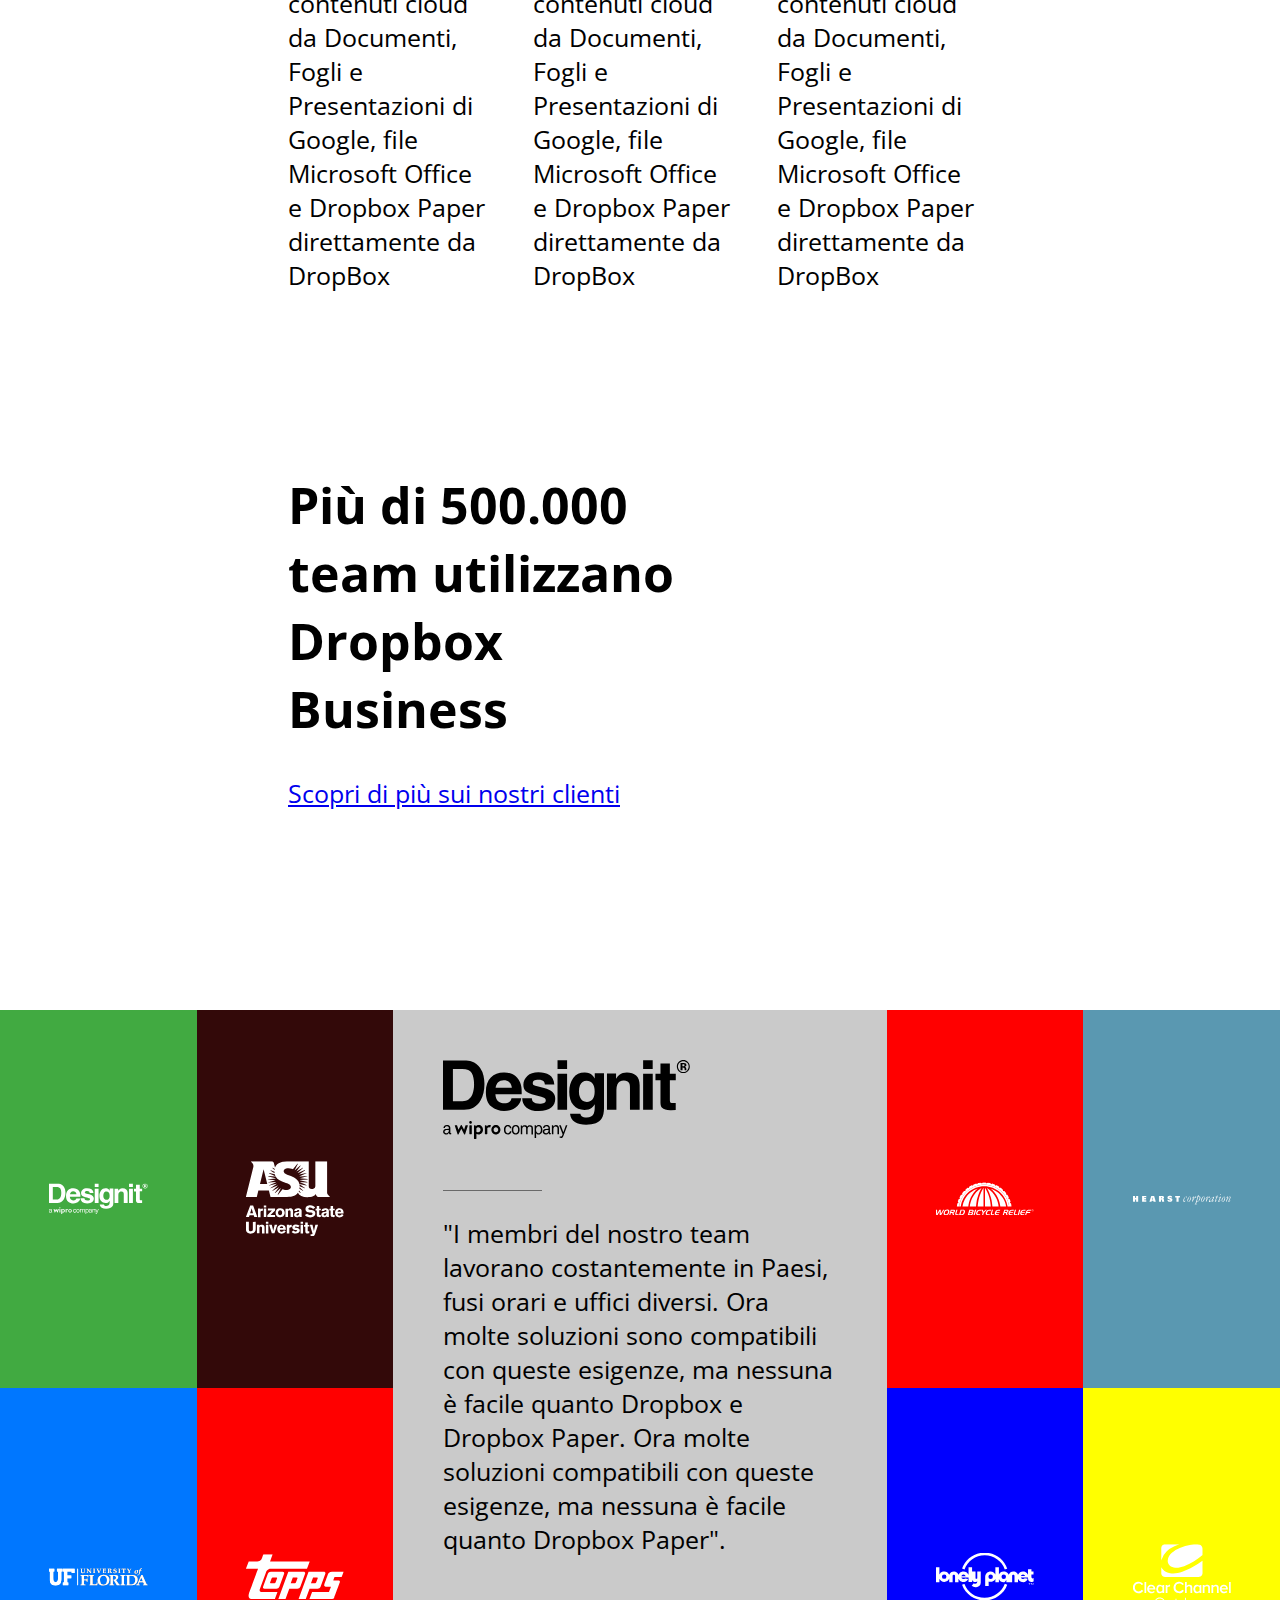
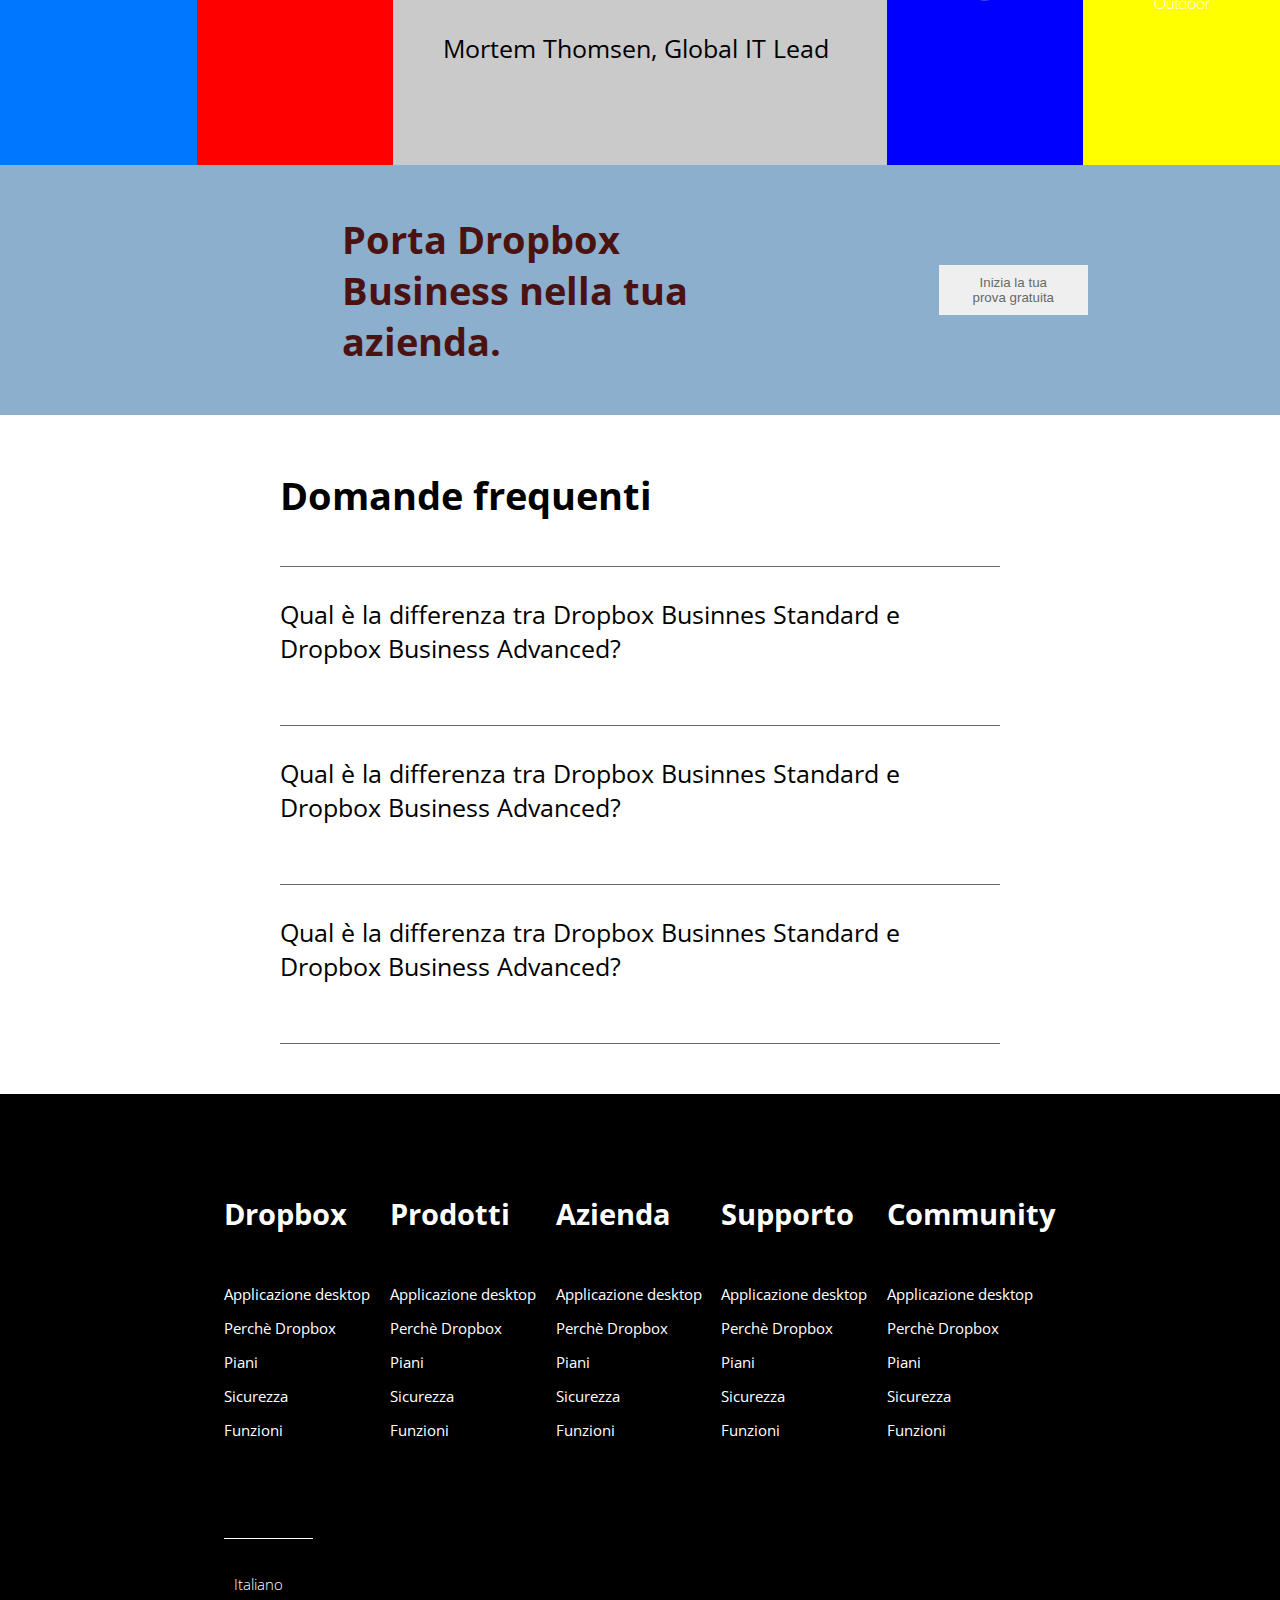
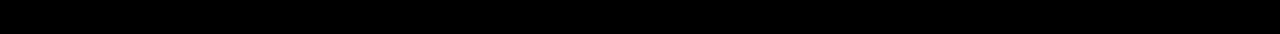
<file: bonus/index-b.html>
<!DOCTYPE html>
<html lang="en">

<head>
    <meta charset="UTF-8">
    <meta name="viewport" content="width=device-width, initial-scale=1.0">
    <link rel="stylesheet" href="https://cdnjs.cloudflare.com/ajax/libs/font-awesome/6.4.2/css/all.min.css"
        integrity="sha512-z3gLpd7yknf1YoNbCzqRKc4qyor8gaKU1qmn+CShxbuBusANI9QpRohGBreCFkKxLhei6S9CQXFEbbKuqLg0DA=="
        crossorigin="anonymous" referrerpolicy="no-referrer" />
    <link rel="stylesheet" href="css/style-b.css">
    <title>DropBox</title>
</head>

<body>

    <!-- Header NavBar -->
    <header>

        <nav class="flex fixed">
            <div class="flex py-5 px-10">
                <div id="logo" class="flex align-c">
                    <img src="image/logo-small.png" alt="logo-drop-box">
                </div>
                <ul class="flex">
                    <li class="relative">
                        <a href="#">Perchè Dropbox</a>
                        <div class="absolute"></div>
                    </li>
                    <li class="relative">
                        <a href="#">Funzioni</a>
                        <div class="absolute"></div>
                    </li>
                    <li class="relative">
                        <a href="#">Piani e Prezzi</a>
                        <div class="absolute"></div>
                    </li>
                </ul>
            </div>

            <div class="py-5 px-10">
                <ul class="flex">
                    <li class="relative">
                        <a href="#">Supporto</a>
                        <ul class="sub-menu">
                            <li><a href="#">Info sul piano Businnes</a></li>
                            <li><a href="#">Info sul piano Businnes</a></li>
                            <li><a href="#">Info sul piano Businnes</a></li>

                        </ul>
                    </li>
                    <li class="relative">
                        <a href="#">Contatta l'ufficio vendite</a>
                        <div class="absolute"></div>
                    </li>
                    <li class="relative">
                        <a href="#">Accedi</a>
                        <div class="absolute"></div>
                    </li>
                    <li><a href="#" class="button white">Inizia</a></li>
                </ul>
            </div>

        </nav>
    </header>

    <!-- Jumbotron -->
    <section class="jumbotron">
        <div class="container-jumbo">
            <h1 class="main-text">Tutto ciò che ti serve per il lavoro, in un unico posto</h1>
            <div class="flex relative">
                <div class="jumbo-item">
                    <div class="text-jumbo py-5">Finalmente tutti i tuoi strumenti, contenuti e collaboratori sono
                        accessibili dallo stesso posto. Dropobox Business è più di uno spazio di archiviazione
                        sicuro: è un modo intelligente e integrato per ottimizzare il flusso di lavoro esistente.
                    </div>
                    <div class="button-jumbo py-5"><a href="#" class="button">Inizia la tua prova gratuita</a></div>
                    <div class="text-jumbo py-5">Annulla in qualsiasi momento</div>
                    <div id="arrow-down">
                        <a href="#subscription"><i class="fa-solid fa-arrow-down"></i></a>
                    </div>
                </div>
                <div class="jumbo-item">
                    <div class="img-jumbo">
                        <img src="image/jumbo.png" alt="">
                    </div>
                </div>

            </div>
        </div>
    </section>


    <!-- Main Section -->
    <main id="subscription">
        <!-- Intestazione Businnes Main -->
        <section class="title py-5">
            <h2>Trova il piano businnes che fa per te</h2>
            <div class="py-15">
                <span><input type="radio" name="html" /> Fatturazione Mensile</span>
                <span><input type="radio" name="css" /> Fatturazione Annuale</span>
            </div>
        </section>

        <!-- Abbonamenti Section -->
        <section class="abbonamenti">
            <div class="flex">
                <!-- Table Abbonameti -->
                <div class="flex-item">
                    <div class="user"><i class="fa-solid fa-user"></i> Singolo</div>
                    <div class="p-15">
                        <div>
                            <h4>Professional</h4>
                        </div>
                        <div class="price">
                            <div><b>$ 12.00</b></div>
                            <div>/mese</div>
                        </div>
                        <ul class="text-left">
                            <li><i class="fa-solid fa-user"></i> 1 utente</li>
                            <li>
                                <i class="fa-solid fa-folder"></i>
                                5 TB di spazio di archiviazione sicuro
                            </li>
                            <li><i class="fa-solid fa-share-nodes"></i> Sofisticate funzioni di controllo e per tenere
                                al sicuro tutti i file del tuo team</li>
                        </ul>
                        <div><a href="#" class="button btn-main">Prova gratis 30 giorni</a></div>
                        <div class="buy">oppure <a href="#">acquista ora</a></div>
                        <div class="divide"></div>
                        <div class="hightlight">
                            <div><b>Punti salienti del piano</b></div>
                            <ul class="text-left">
                                <li><i class="fa-sharp fa-solid fa-check" style="color: #005eff;"></i>Invia file fino a
                                    100 GB con Dropbox trasfert</li>
                                <li><i class="fa-sharp fa-solid fa-check" style="color: #005eff;"></i>Cartella offline
                                    su dispositivi mobili</li>
                            </ul>
                        </div>
                    </div>
                </div>

                <!-- Table Abbonamenti -->
                <div class="flex-item">
                    <div class="user"><i class="fa-solid fa-users"></i> Team</div>
                    <div class="p-15">
                        <div>
                            <h4>Advanced</h4>
                        </div>
                        <div class="price">
                            <div><b>$ 18.00</b></div>
                            <div>/utente/mese</div>
                        </div>
                        <ul class="text-left">
                            <li><i class="fa-solid fa-users"></i> 3 o più utenti</li>
                            <li><i class="fa-solid fa-folder"></i> Tutto lo spazio di cui ha bisogno il tuo team</li>
                            <li><i class="fa-solid fa-share-nodes"></i> Sofisticate funzioni di controllo e per tenere
                                al sicuro tutti i file del tuo team</li>
                        </ul>
                        <div><a href="#" class="button btn-main">Prova gratis 30 giorni</a></div>
                        <div class="buy">oppure <a href="#">acquista ora</a></div>
                        <div class="divide"></div>
                        <div class="hightlight">
                            <div><b>Punti salienti del piano</b></div>
                            <ul class="text-left">
                                <li><i class="fa-sharp fa-solid fa-check" style="color: #005eff;"></i>Nessun limite di
                                    spazio per i file</li>
                                <li><i class="fa-sharp fa-solid fa-check" style="color: #005eff;"></i>Cartella offline
                                    su dispositivi mobili</li>
                                <li><i class="fa-sharp fa-solid fa-check" style="color: #005eff;"></i>Risparmio del 50%
                                    rispetto alle iscrizioni singole</li>
                                <li><i class="fa-sharp fa-solid fa-check" style="color: #005eff;"></i>Possibilit di
                                    inserire nuovi membri del team</li>
                                <li><i class="fa-sharp fa-solid fa-check" style="color: #005eff;"></i>Gestione dei
                                    permessi in base ai ruoli</li>
                            </ul>
                        </div>
                    </div>
                </div>

                <!-- Table Abbonamenti -->
                <div class="flex-item">
                    <div class="user"><i class="fa-solid fa-building"></i> Azienda</div>
                    <div class="p-15">
                        <div>
                            <h4>Enterprice</h4>
                        </div>
                        <div class="price">
                            <div><b>Contattaci</b></div>
                            <div>-</div>
                        </div>
                        <ul class="text-left">
                            <li><i class="fa-solid fa-user"></i> 10 o più utente</li>
                            <li><i class="fa-solid fa-folder"></i> Soluzione personalizzabili per la tua azienda</li>
                            <li><i class="fa-solid fa-share-nodes"></i> Assistenza personalizzata per aiutare gli
                                amministratori in una gestione su larga scala</li>
                        </ul>
                        <div><a href="#" class="button btn-main">Contattaci</a></div>
                        <div class="buy">oppure <a href="#">acquista ora</a></div>
                        <div class="divide"></div>
                        <div class="hightlight">
                            <div><b>Punti salienti del piano</b></div>
                            <ul class="text-left">
                                <li><i class="fa-sharp fa-solid fa-check" style="color: #005eff;"></i>Cartella offline
                                    su dispositivi mobili</li>
                                <li><i class="fa-sharp fa-solid fa-check" style="color: #005eff;"></i>Servizio
                                    assistenza 24/h</li>
                                <li><i class="fa-sharp fa-solid fa-check" style="color: #005eff;"></i>Possibiltà di
                                    personalizzazione totale</li>
                            </ul>
                        </div>
                    </div>
                </div>
            </div>

            <div class="team-contact">
                <div class="user"><i class="fa-solid fa-building"></i> Team</div>
                <div class="flex">
                    <div class="text-team p-15">
                        <div>
                            <h3>Enterprice</h3>
                        </div>
                        <div><b>Contatta l'ufficio vendite per i prezzi</b></div>
                        <p>Soluzione personalizzate e supporto su misura per aiutare i professionisti IT nella
                            gestione su qualsiasi scala</p>
                    </div>
                    <div class="team-btn p-15">
                        <div><a href="#" class="button btn-main">Contatta l'ufficio vendite</a></div>
                    </div>
                </div>
            </div>

        </section>

        <!-- Partner Section -->
        <section class="flex">
            <div class="partner">
                <div><img src="image/partner.png" alt=""></div>
            </div>
            <div class="text-partner">
                <div>
                    <h3>Entra in contatto con un partner Dropbox</h3>
                </div>
                <p>Trova un partner Dropbox e HelloSign di fiducia. Ottieni le soluzioni e servizi necessari per
                    raggiungere i tuoi obiettivi aziendali, tra cui implementazione, integrazione, gestione e supporto
                    continui.</p>
                <div class="btn-partner"><a href="#">Trova un partner</a></div>
            </div>
        </section>

        <!-- Features Section -->
        <section class="features">
            <h2>Esegui più operazioni con Dropbox Business</h2>
            <div class="flex  wrap justify">
                <div class="card">
                    <div><img src="image/business-feature-switching-tools.png" alt=""></div>
                    <h5>Passa di meno da uno strumento all'altro</h5>
                    <p>Porta a termine le attività quotidiane con un solo strumento. Crea, modifica e condividi
                        contenuti cloud da Documenti, Fogli e Presentazioni di Google, file Microsoft Office e Dropbox
                        Paper direttamente da DropBox</p>
                </div>

                <div class="card">
                    <div><img src="image/business-feature-send-files-it.png" alt=""></div>
                    <h5>Passa di meno da uno strumento all'altro</h5>
                    <p>Porta a termine le attività quotidiane con un solo strumento. Crea, modifica e condividi
                        contenuti cloud da Documenti, Fogli e Presentazioni di Google, file Microsoft Office e Dropbox
                        Paper direttamente da DropBox</p>
                </div>

                <div class="card">
                    <div><img src="image/business-feature-security.png" alt=""></div>
                    <h5>Passa di meno da uno strumento all'altro</h5>
                    <p>Porta a termine le attività quotidiane con un solo strumento. Crea, modifica e condividi
                        contenuti cloud da Documenti, Fogli e Presentazioni di Google, file Microsoft Office e Dropbox
                        Paper direttamente da DropBox</p>
                </div>

                <div class="card">
                    <div><img src="image/business-feature-multi-device.png" alt=""></div>
                    <h5>Passa di meno da uno strumento all'altro</h5>
                    <p>Porta a termine le attività quotidiane con un solo strumento. Crea, modifica e condividi
                        contenuti cloud da Documenti, Fogli e Presentazioni di Google, file Microsoft Office e Dropbox
                        Paper direttamente da DropBox</p>
                </div>

                <div class="card">
                    <div><img src="image/business-feature-integrations-it.png" alt=""></div>
                    <h5>Passa di meno da uno strumento all'altro</h5>
                    <p>Porta a termine le attività quotidiane con un solo strumento. Crea, modifica e condividi
                        contenuti cloud da Documenti, Fogli e Presentazioni di Google, file Microsoft Office e Dropbox
                        Paper direttamente da DropBox</p>
                </div>

                <div class="card">
                    <div><img src="image/business-feature-coordinate-it.png" alt=""></div>
                    <h5>Passa di meno da uno strumento all'altro</h5>
                    <p>Porta a termine le attività quotidiane con un solo strumento. Crea, modifica e condividi
                        contenuti cloud da Documenti, Fogli e Presentazioni di Google, file Microsoft Office e Dropbox
                        Paper direttamente da DropBox</p>
                </div>
            </div>
        </section>

        <!-- End Main Section -->
        <section class="end-main">
            <h1>Più di 500.000 team utilizzano Dropbox Business</h1>
            <a href="#">Scopri di più sui nostri clienti</a>
        </section>
    </main>

    <!-- Customer Section -->
    <section class="customers">
        <!-- Box Customers -->
        <div class="box-customers">
            <div class="azienda designit">
                <img class="img-customer" src="image/designit.svg" alt="designit">
            </div>
            <div class="azienda arizona">
                <img class="img-customer" src="image/arizona_state_university.svg" alt="arizona">
            </div>
            <div class="azienda florida">
                <img class="img-customer" src="image/university_of_florida.svg" alt="designit">
            </div>
            <div class="azienda topps">
                <img class="img-customer" src="image/topps.svg" alt="designit">
            </div>

        </div>

        <!-- Box Preview-Customer -->
        <div class="box-customers p-50">
            <div>
                <img class="customer-preview" src="image/designit.svg" alt="designit">
            </div>

            <div>
                <div class="divide bord-bott-dark py-15"></div>
                <p>
                    "I membri del nostro team lavorano costantemente in Paesi, fusi orari e uffici diversi. Ora molte
                    soluzioni sono compatibili con queste esigenze, ma nessuna è facile quanto Dropbox e Dropbox Paper.
                    Ora molte soluzioni compatibili con queste esigenze, ma nessuna è facile quanto Dropbox Paper".
                </p>

                <div class="py-15">Mortem Thomsen, Global IT Lead</div>
            </div>


        </div>

        <!-- Box Customers -->
        <div class="box-customers">
            <div class="azienda bicycle">
                <img class="img-customer" src="image/world_bicycle_relief.svg" alt="designit">
            </div>
            <div class="azienda hearst">
                <img class="img-customer" src="image/hearst_corp.svg" alt="arizona">
            </div>
            <div class="azienda lonely">
                <img class="img-customer" src="image/lonely_planet.svg" alt="designit">
            </div>
            <div class="azienda clear">
                <img class="img-customer" src="image/clear_channel.svg" alt="designit">
            </div>
        </div>
    </section>

    <!-- Banner Aziende Section -->
    <section class="banner-customers">
        <div class="flex justify-center">
            <div>
                <h2>Porta Dropbox Business nella tua azienda.</h2>
            </div>
            <div><button>Inizia la tua prova gratuita</button></div>

        </div>
    </section>


    <!-- Pre-Footer with Answers -->
    <section class="pre-footer width-all py-15">
        <div>
            <h2 class="width-all py-5">Domande frequenti</h2>
        </div>
        <div class="divide bord-bott-dark width-all py-5"></div>
        <div class="paragraph width-all">
            <p class="py-5 answer">Qual è la differenza tra Dropbox Businnes Standard e Dropbox Business Advanced?
                <i class="fa-solid fa-chevron-down arrow-on"></i>
                <i class="fa-solid fa-chevron-up arrow-off"></i>
            </p>
            <p class="hide">
                Lorem ipsum dolor, sit amet consectetur adipisicing elit. Omnis corporis exercitationem a earum,
                architecto est, illo nam modi facilis hic accusantium similique sed? Illum reprehenderit iusto
                voluptates eum consectetur tempore.
            </p>
        </div>
        <div class="divide bord-bott-dark width-all"></div>
        <div class="paragraph width-all">
            <p class="py-5 answer">Qual è la differenza tra Dropbox Businnes Standard e Dropbox Business Advanced?
                <i class="fa-solid fa-chevron-down arrow-on"></i>
                <i class="fa-solid fa-chevron-up arrow-off"></i>
            </p>
            <p class="hide">
                Lorem ipsum dolor, sit amet consectetur adipisicing elit. Omnis corporis exercitationem a earum,
                architecto est, illo nam modi facilis hic accusantium similique sed? Illum reprehenderit iusto
                voluptates eum consectetur tempore.
            </p>
        </div>
        <div class="divide bord-bott-dark width-all"></div>
        <div class="paragraph width-all">
            <p class="py-5 answer">Qual è la differenza tra Dropbox Businnes Standard e Dropbox Business Advanced?
                <i class="fa-solid fa-chevron-down arrow-on"></i>
                <i class="fa-solid fa-chevron-up arrow-off"></i>
            </p>
            <p class="hide">
                Lorem ipsum dolor, sit amet consectetur adipisicing elit. Omnis corporis exercitationem a earum,
                architecto est, illo nam modi facilis hic accusantium similique sed? Illum reprehenderit iusto
                voluptates eum consectetur tempore.
            </p>
        </div>
        <div class="divide bord-bott-dark width-all"></div>
    </section>

    <!-- Footer -->
    <footer>
        <div class="container-foot">
            <div class="foot-item">
                <h3>Dropbox</h3>
                <ul>
                    <li><a href="#">Applicazione desktop</a></li>
                    <li><a href="#">Perchè Dropbox</a></li>
                    <li><a href="#">Piani</a></li>
                    <li><a href="#">Sicurezza</a></li>
                    <li><a href="#">Funzioni</a></li>
                </ul>
            </div>

            <div class="foot-item">
                <h3>Prodotti</h3>
                <ul>
                    <li><a href="#">Applicazione desktop</a></li>
                    <li><a href="#">Perchè Dropbox</a></li>
                    <li><a href="#">Piani</a></li>
                    <li><a href="#">Sicurezza</a></li>
                    <li><a href="#">Funzioni</a></li>
                </ul>
            </div>

            <div class="foot-item">
                <h3>Azienda</h3>
                <ul>
                    <li><a href="#">Applicazione desktop</a></li>
                    <li><a href="#">Perchè Dropbox</a></li>
                    <li><a href="#">Piani</a></li>
                    <li><a href="#">Sicurezza</a></li>
                    <li><a href="#">Funzioni</a></li>
                </ul>
            </div>

            <div class="foot-item">
                <h3>Supporto</h3>
                <ul>
                    <li><a href="#">Applicazione desktop</a></li>
                    <li><a href="#">Perchè Dropbox</a></li>
                    <li><a href="#">Piani</a></li>
                    <li><a href="#">Sicurezza</a></li>
                    <li><a href="#">Funzioni</a></li>
                </ul>
            </div>

            <div class="foot-item">
                <h3>Community</h3>
                <ul>
                    <li><a href="#">Applicazione desktop</a></li>
                    <li><a href="#">Perchè Dropbox</a></li>
                    <li><a href="#">Piani</a></li>
                    <li><a href="#">Sicurezza</a></li>
                    <li><a href="#">Funzioni</a></li>
                </ul>
            </div>
            <div id="line-footer" class="divide white"></div>
            <div class="language">
                <i class="fa-solid fa-earth-americas"></i>
                <div>Italiano</div>
                <i class="fa-solid fa-sort-up"></i>
            </div>
        </div>

    </footer>

</body>

</html>
</file>
<file: css/style.css>
/* RESET STYLE */
@import url('https://fonts.googleapis.com/css2?family=Open+Sans:ital,wght@0,300;0,400;0,500;0,600;0,700;0,800;1,300;1,400;1,500;1,600;1,700;1,800&display=swap');

:root {
    font-family: 'Open Sans', sans-serif;
    font-size: 25px;
}

body {
    box-sizing: border-box;
    margin: 0;
    padding: 0;
}

/* Header Style */
.fixed {
    position: fixed;
    top: 0;
    left: 0;
    width: 100%;
    z-index: 500;
    background-color: white;
}

.flex {
    display: flex;
}

.flex li {
    padding: 0 10px;
}

.align-c {
    align-items: center;
}

nav {
    justify-content: space-between;
    align-items: center;
    font-size: 19px;
    font-weight: 400;
    box-shadow: 0px 1px 20px black ;
}

ul {
    list-style: none;
}

.flex li{
    padding:0 25px;
}

.py-5 {
    padding-top: 5px;
    padding-bottom: 5px;
}

.px-10 {
    padding-left: 10px;
    padding-right: 10px;
}

.button {
    text-decoration: none;
    padding: 7px 15px;
    background-color: rgb(40, 40, 253);
    color: white;
}


/* Jumbotron Style */
.jumbotron {
    background-color: rgb(184, 193, 230);
}

.container-jumbo {
    width: 65%;
    margin: 0 auto;
}

.main-text {
    font-size: 80px;
    padding-top: 100px;
    padding-bottom: 70px;
    margin: 0;
}

.relative {
    position: relative;
}


.img-jumbo img {
    width: 960px;
    height: 540px;
    /* position: absolute; */
    left: 450px;
    top: 20px;
}

.text-jumbo {
    font-size: 20px;
    font-weight: lighter;
    padding: 20px 0;
}

.button-jumbo a {
    font-size: 20px;
}

#arrow-down {
    padding-top: 100px;
    font-size: 80px;
}

/* MAIN STYLE */
/* Abbonamenti */
main {
    width: 55%;
    margin: 0 auto;
    padding: 100px 0;

}

div span {
    padding-right: 20px;
    font-size: 20px;
}

.p-15 {
    padding: 20px;
}

.abbonamenti {
    font-size: 19px;
}

.flex-item {
    flex-basis: 33%;
    border: 1px solid #c6c6c6;
    margin-right: 20px;
}

.text-left {
    padding-bottom: 40px;
    padding-left: 0;
    padding-right: 0;
}

.user {
    text-align: center;
    border-bottom: 1px solid #c6c6c6;
    padding: 5px;
}

.text-left li {
    padding: 5px 20px;
}

.text-left li:nth-child(2){
    padding: 30px 20px;
}

li{
    text-indent: -10px;
}

.divide {
    width: 25%;
    margin: 0;
    border-bottom: 1px solid #c6c6c6;
    min-height: 30px;
}

.hightlight {
    padding-top: 40px;
}

.buy {
    padding-top: 40px;
}

.btn-main {
    display: inline-block;
    text-align: center;
    width: 90%;
    margin: 0 auto;
}

.team-contact {
    margin-top: 50px;
    margin-bottom: 80px;
    border: 1px solid #c6c6c6;
    font-size: 17px;
}

.text-team {
    flex-basis: 73%;
}

.text-team div b {
    padding-bottom: 30px;
    display: inline-block;
}

.team-btn {
    flex-basis: 37%;
}

/* Partner */
.partner img {
    width: 600px;
}

.text-partner {
    font-size: 19px;
    padding: 70px 100px;
    text-align: left;
}

.btn-partner {
    margin-top: 50px;
}

.btn-partner a {
    background-color: white;
    color: black;
    text-decoration: none;
    border: 1px solid #c6c6c6;
    padding: 10px 15px;
}

/* Features */
.features h2 {
    padding-top: 80px;
    font-size: 40px;
}

.wrap {
    flex-wrap: wrap;
}

.justify{
    justify-content: space-between;
}

.card {
    width: calc(100% / 3 - 30px);
    justify-content: space-between;
    margin-right: 10px;
    margin-top: 30px;
}

.card div img {
    width: 350px;
}

.card h5 {
    font-size: 30px;
}

/* Pubblicità */
.end-main {
    width: 55%;
    padding-top: 120px;
    padding-bottom: 100px;
}

.end-main a:visited{
    color: blue;
}

/* CUSTOMERS SECTION */
/* Customers */
.p-50{
    padding: 50px;
}

.py-15{
    padding: 50px 0;
}

.customers{
    display: flex;   
}

.box-customers{
    width: calc(100% / 3);
    min-height: 600px;
    background-color: rgb(202, 202, 202);
    display: flex;
    flex-wrap: wrap;
    position: relative;
}

.customer-preview{
    position: absolute;
    width: 50%;
}

.img-customer{
    position: absolute;
    width: 50%;
    left: 50%;
    top: 50%;
    transform: translate(-50%, -50%);
    filter: invert(1);
}

.azienda{
    flex-basis: 50%;
    position: relative;
}

.designit{
    background-color: rgb(65, 170, 65);
}

.arizona{
    background-color: rgb(51, 9, 9);
}

.florida{
    background-color: rgb(0, 119, 255);
}

.topps{
    background-color: red;
}

.bicycle{
    background-color: red;
}

.hearst{
    background-color: rgb(90, 152, 177);
}

.lonely{
    background-color: blue;
}

.clear{
    background-color: yellow;
}

.bord-bott-dark{
    border-bottom: 1px solid dimgray;
}

/* Banner Customers */
.banner-customers{
    background-color: rgb(139, 175, 204);
    min-height: 250px;
}

.justify-center{
    width: 70%;
    margin: 0 auto;
    min-height: 250px;
    justify-content: center;
    align-items: center;
}

.justify-center div{
    margin: 0 150px;
    color: rgb(75, 18, 18);
}

.justify-center div button{
    padding: 10px 30px;
    border: none;
    color: dimgray;
}

.justify-center div:nth-child(2){
    margin: 0;
    width: 30%;
}

/* FOOTER */
/* Pre-footer */
.width-all{
    width: 75%;
    margin: 0 auto;
}

.paragraph{position: relative;}

.fa-chevron-down{
    position: absolute;
    right: 0;
}

/* fotter */
.white{
    border-color: white;
}

footer{
    background-color: black;
    padding: 40px 0;
}

.container-foot{
    min-height: 400px;
    width: 65%;
    margin: 0px auto;
    display: flex;
    padding: 30px;
    position: relative;
    
}

.foot-item{
    flex-basis: 20%;
    min-height: 400px;
    color: white;
}

.foot-item ul{
    padding: 10px;
}

.foot-item a{
    font-size: 15px;
    color: white;
    text-decoration: none;    
}

.foot-item a:hover{
    text-decoration: underline;   
}

#line-footer{
    position: absolute;
    bottom: 55px;
    width: 10%;
}

.language{
    color: white;
    position: absolute;
    bottom: 0;
    font-size: 15px;
    display: flex;
    align-items: end;
    gap: 10px;
    font-weight: 100;
}
</file>
<file: bonus/css/style-b.css>
/* RESET STYLE */
@import url('https://fonts.googleapis.com/css2?family=Open+Sans:ital,wght@0,300;0,400;0,500;0,600;0,700;0,800;1,300;1,400;1,500;1,600;1,700;1,800&display=swap');

:root {
    font-family: 'Open Sans', sans-serif;
    font-size: 25px;
    scroll-behavior: smooth;
}

body {
    box-sizing: border-box;
    margin: 0;
    padding: 0;
}

/* Header Style */
.fixed {
    position: fixed;
    top: 0;
    left: 0;
    width: 100%;
    z-index: 500;
    background-color: white;
}

.flex {
    display: flex;
}

.flex li {
    padding: 0 10px;
}

.absolute{
    position: absolute;
    left: 15px;
    border-bottom: 4px solid black;
    width: 80%;
    height: 22px;
    margin: 0 auto;
    display: none;
}

li.relative a:hover + .absolute{
    display: block;
}

/* ul.flex li{
    transition:ease;
} */

/* ul.flex li:hover {
    border-bottom: 3px solid dimgray;
    cursor: pointer;
} */

/* ul.flex li:nth-child(4):hover {
    border:none;
    cursor: pointer;
    text-decoration: none;
} */

/* ul.flex li a:hover{
    text-decoration:underline;
} */

ul.flex li a{
    text-decoration: none;
}

ul.flex li a:visited{
    color: black;
}

ul.flex li a.button:visited {
    color: rgb(255, 255, 255);
}

.align-c {
    align-items: center;
}

nav {
    justify-content: space-between;
    align-items: center;
    font-size: 19px;
    font-weight: 400;
    box-shadow: 0px 1px 20px black ;
}

ul {
    list-style: none;
}

.flex li{
    padding:0 25px;
}

.py-5 {
    padding-top: 5px;
    padding-bottom: 5px;
}

.px-10 {
    padding-left: 10px;
    padding-right: 10px;
}

.button {
    text-decoration: none;
    padding: 7px 15px;
    background-color: rgb(40, 40, 253);
    color: white;
    transition: 1s;
}

.button:hover{
    background-color: rgb(126, 126, 255);
}

.sub-menu{
    position: absolute;
    background-color: white;
    left: 10px;
    padding: 15px 0;
    width: 250px;
    font-size: 16px;
    display: none;
}

.relative a:hover + ul.sub-menu{
    display: block;
}

ul.sub-menu:hover{
    display: block;
}

.sub-menu li{
    line-height: 50px;

}


/* Jumbotron Style */
.jumbotron {
    background-color: rgb(184, 193, 230);
}

.container-jumbo {
    width: 65%;
    margin: 0 auto;
}

.main-text {
    font-size: 80px;
    padding-top: 100px;
    padding-bottom: 70px;
    margin: 0;
}

.jumbo-item{
    flex-basis: 41%;
}

.relative {
    position: relative;
}


.img-jumbo img {
    width: 980px;
    height: 560px;
    position: absolute;
    left: 490px;
    top:27px;
}

.text-jumbo {
    font-size: 20px;
    font-weight: lighter;
    padding: 20px 0;
}

.button-jumbo a {
    font-size: 20px;
}

#arrow-down {
    padding-top: 100px;
    font-size: 80px;
}

#arrow-down a {
    color: black;
}





/* MAIN STYLE */
/* Abbonamenti */
main {
    width: 55%;
    margin: 0 auto;
    padding: 100px 0;

}

div span {
    padding-right: 20px;
    font-size: 20px;
}

.p-15 {
    padding: 20px;
}

.abbonamenti {
    font-size: 19px;
}

.flex-item {
    flex-basis: 33%;
    border: 1px solid #c6c6c6;
    margin-right: 20px;
}

.text-left {
    padding-bottom: 40px;
    padding-left: 0;
    padding-right: 0;
}

.user {
    text-align: center;
    border-bottom: 1px solid #c6c6c6;
    padding: 5px;
}

.text-left li {
    padding: 5px 20px;
}

.text-left li:nth-child(2){
    padding: 30px 20px;
}

li{
    text-indent: -10px;
}

.divide {
    width: 25%;
    margin: 0;
    border-bottom: 1px solid #c6c6c6;
    min-height: 30px;
}

.hightlight {
    padding-top: 40px;
}

.buy {
    padding-top: 40px;
}

.btn-main {
    display: inline-block;
    text-align: center;
    width: 90%;
    margin: 0 auto;
}

.team-contact {
    margin-top: 50px;
    margin-bottom: 80px;
    border: 1px solid #c6c6c6;
    font-size: 17px;
}

.text-team {
    flex-basis: 73%;
}

.text-team div b {
    padding-bottom: 30px;
    display: inline-block;
}

.team-btn {
    flex-basis: 37%;
}

/* Partner */
.partner img {
    width: 600px;
}

.text-partner {
    font-size: 19px;
    padding: 70px 100px;
    text-align: left;
}

.btn-partner {
    margin-top: 50px;
}

.btn-partner a {
    background-color: white;
    color: black;
    text-decoration: none;
    border: 1px solid #c6c6c6;
    padding: 10px 15px;
}

/* Features */
.features h2 {
    padding-top: 80px;
    font-size: 40px;
}

.wrap {
    flex-wrap: wrap;
}

.justify{
    justify-content: space-between;
}

.card {
    width: calc(100% / 3 - 30px);
    justify-content: space-between;
    margin-right: 10px;
    margin-top: 30px;
}

.card div img {
    width: 350px;
}

.card h5 {
    font-size: 30px;
}

/* Pubblicità */
.end-main {
    width: 55%;
    padding-top: 120px;
    padding-bottom: 100px;
}

.end-main a:visited{
    color: blue;
}

/* CUSTOMERS SECTION */
/* Customers */
.p-50{
    padding: 50px;
}

.py-15{
    padding: 50px 0;
}

.customers{
    display: flex;   
}

.box-customers{
    width: calc(100% / 3);
    min-height: 600px;
    background-color: rgb(202, 202, 202);
    display: flex;
    flex-wrap: wrap;
    position: relative;
}

.customer-preview{
    position: absolute;
    width: 50%;
}

.img-customer{
    position: absolute;
    width: 50%;
    left: 50%;
    top: 50%;
    transform: translate(-50%, -50%);
    filter: invert(1);
}

.azienda{
    flex-basis: 50%;
    position: relative;
    transition: 0.5s;
}

.box-customers div.azienda:hover{
    filter: drop-shadow(0px 0px 20px white);
}

.designit{
    background-color: rgb(65, 170, 65);
}

.arizona{
    background-color: rgb(51, 9, 9);
}

.florida{
    background-color: rgb(0, 119, 255);
}

.topps{
    background-color: red;
}

.bicycle{
    background-color: red;
}

.hearst{
    background-color: rgb(90, 152, 177);
}

.lonely{
    background-color: blue;
}

.clear{
    background-color: yellow;
}

.bord-bott-dark{
    border-bottom: 1px solid dimgray;
}

/* Banner Customers */
.banner-customers{
    background-color: rgb(139, 175, 204);
    min-height: 250px;
}

.justify-center{
    width: 70%;
    margin: 0 auto;
    min-height: 250px;
    justify-content: center;
    align-items: center;
}

.justify-center div{
    margin: 0 150px;
    color: rgb(75, 18, 18);
}

.justify-center div button{
    padding: 10px 30px;
    border: none;
    color: dimgray;
}

.justify-center div:nth-child(2){
    margin: 0;
    width: 30%;
}

/* FOOTER */
/* Pre-footer */
.width-all{
    width: 75%;
    margin: 0 auto;
}

.paragraph{
    position: relative;
}

.hide{
    display: none;
    color: lightslategray;
}

p.answer:hover + .hide{
    display: block;
}

i.arrow-off{
    display: none;
}

p.answer:hover i.arrow-off{
    display: block;
    cursor: pointer;
}
p.answer:hover i.arrow-on{
    display: none;
}

.fa-chevron-down{
    position: absolute;
    right: 0;
}

.fa-chevron-up{
    position: absolute;
    right: 0;
    top: 0;
}

/* fotter */
.white{
    border-color: white;
}

footer{
    background-color: black;
    padding: 40px 0;
}

.container-foot{
    min-height: 400px;
    width: 65%;
    margin: 0px auto;
    display: flex;
    padding: 30px;
    position: relative;
    
}

.foot-item{
    flex-basis: 20%;
    min-height: 400px;
    color: white;
}

.foot-item ul{
    padding: 10px;
}

.foot-item a{
    font-size: 15px;
    color: white;
    text-decoration: none;    
}

.foot-item a:hover{
    text-decoration: underline;   
}

#line-footer{
    position: absolute;
    bottom: 55px;
    width: 10%;
}

.language{
    color: white;
    position: absolute;
    bottom: 0;
    font-size: 15px;
    display: flex;
    align-items: end;
    gap: 10px;
    font-weight: 100;
}
</file>
